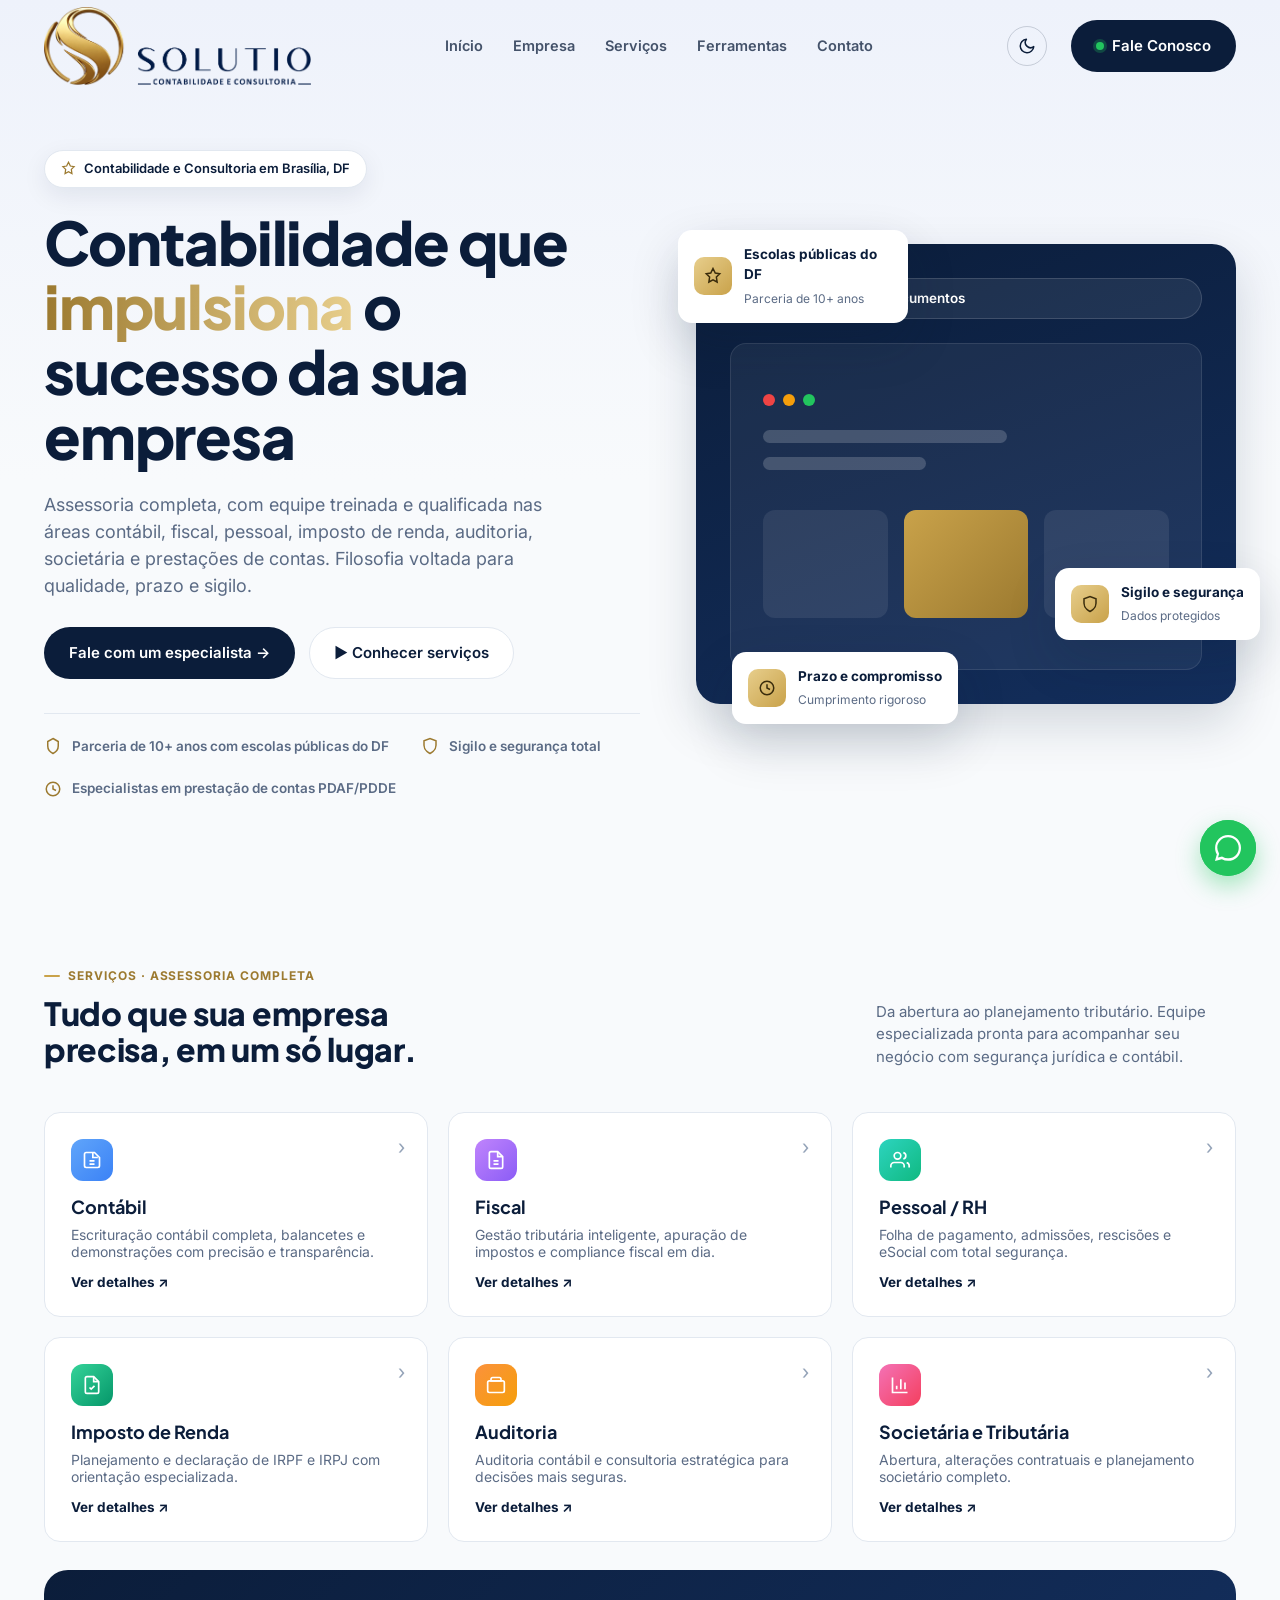
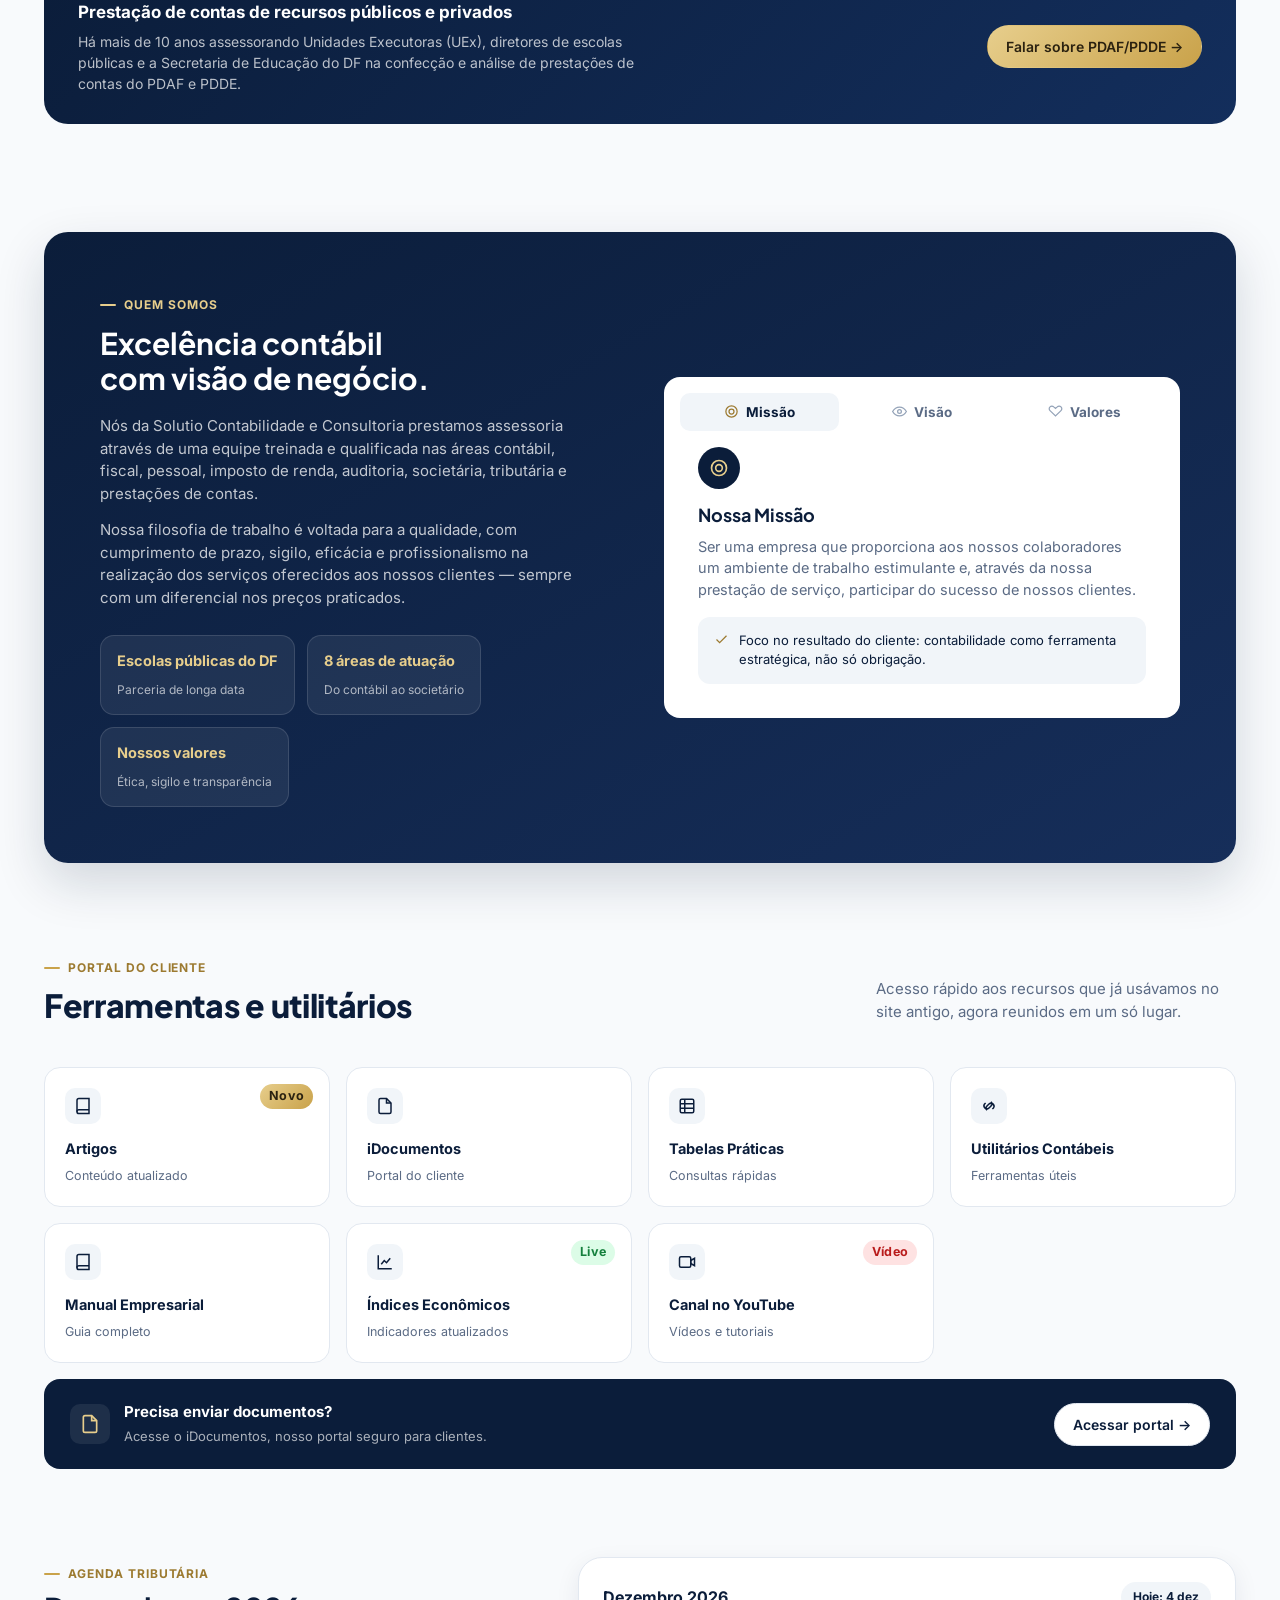
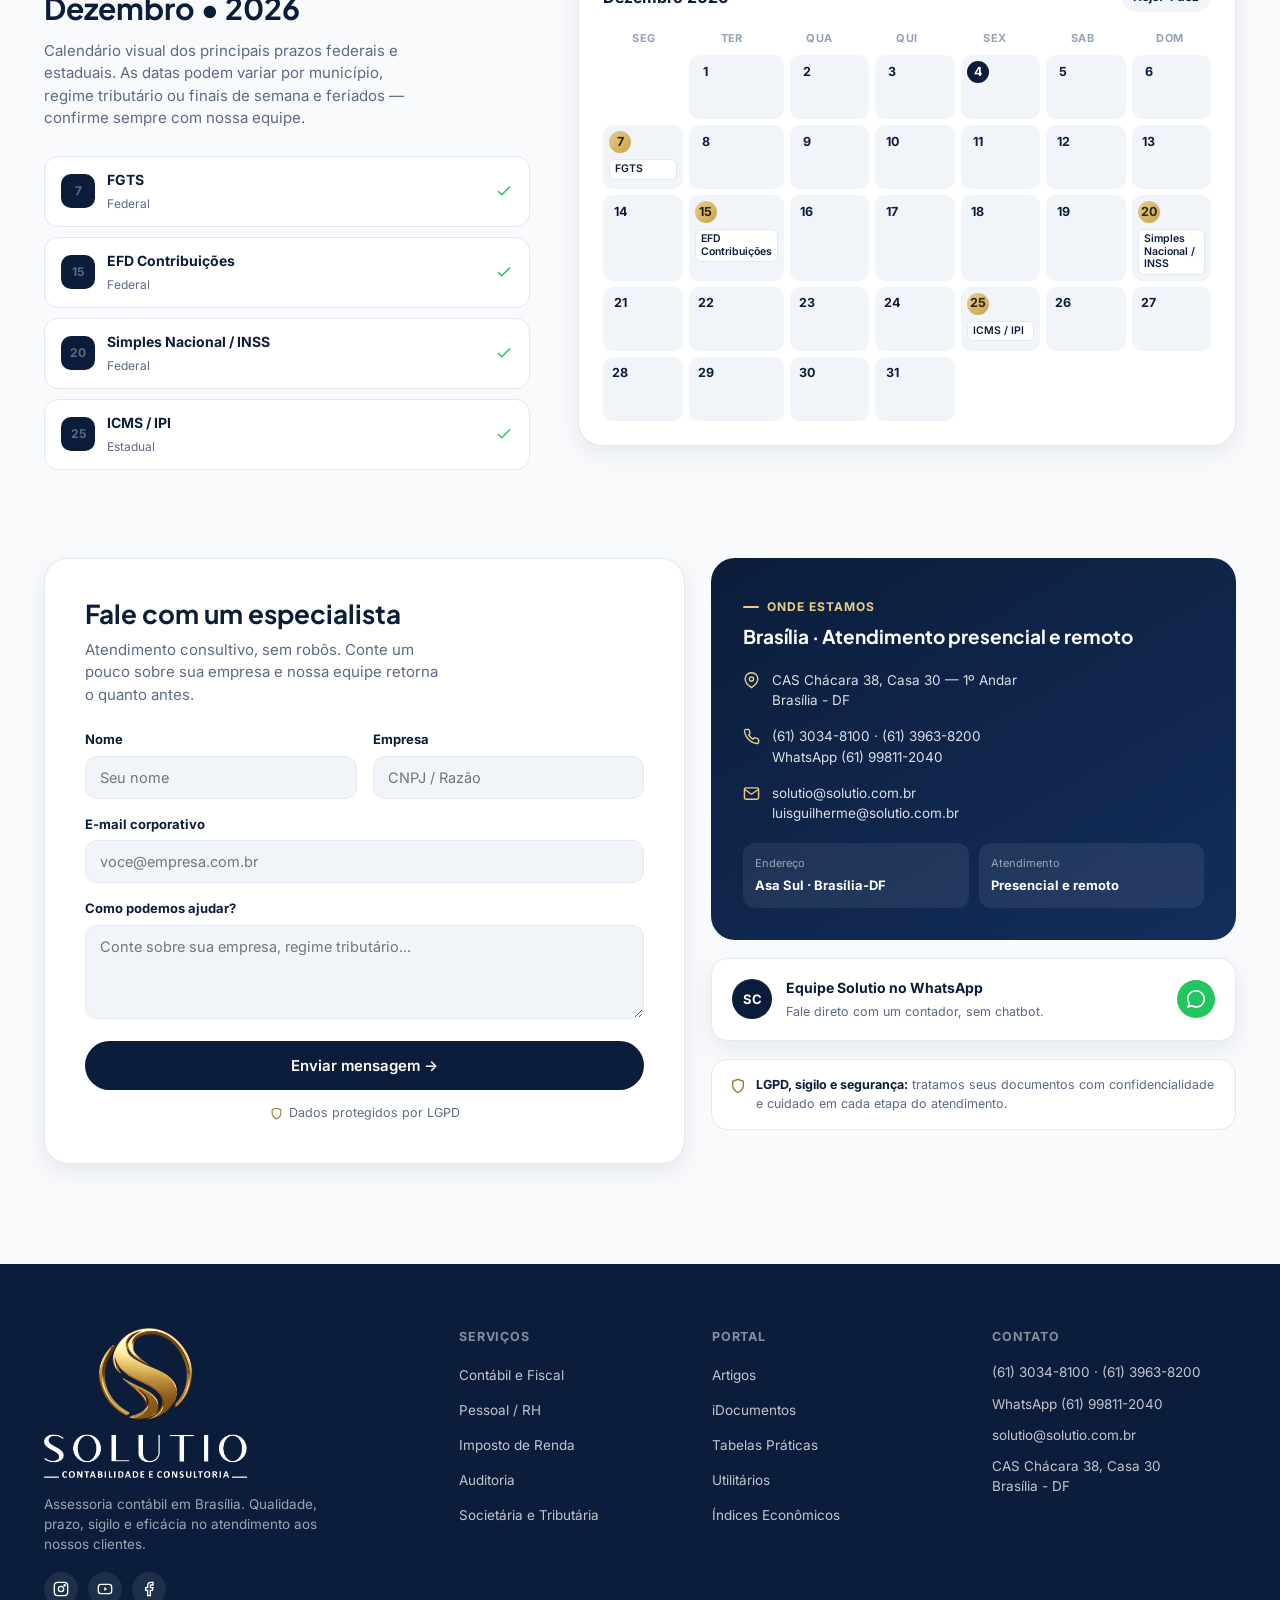
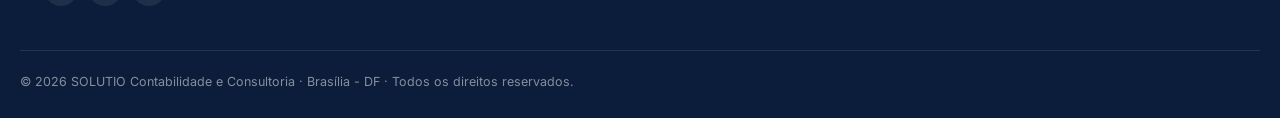
<file: index.html>
<!DOCTYPE html>
<html lang="pt-BR">
<head>
<meta charset="UTF-8">
<meta name="viewport" content="width=device-width, initial-scale=1.0">
<title>Solutio Contabilidade e Consultoria | Brasília - DF</title>
<meta name="description" content="Solutio Contabilidade e Consultoria: assessoria contábil, fiscal, trabalhista, imposto de renda, auditoria e societária em Brasília. Especialistas em prestação de contas do PDAF/PDDE para escolas públicas do DF.">
<link rel="icon" href="solutio-icon-512.png" type="image/png">
<link rel="preconnect" href="https://fonts.googleapis.com">
<link rel="preconnect" href="https://fonts.gstatic.com" crossorigin>
<link href="https://fonts.googleapis.com/css2?family=Plus+Jakarta+Sans:wght@400;500;600;700;800&family=Inter:wght@400;500;600&display=swap" rel="stylesheet">
<link rel="stylesheet" href="styles.css">
<script>
  /* Tema claro/escuro: aplica antes de desenhar a página, para não piscar.
     Usa a escolha salva pelo visitante; se não houver, segue o aparelho dele. */
  (function(){
    var t = null;
    try { t = localStorage.getItem('solutio-theme'); } catch(e) {}
    if (t !== 'dark' && t !== 'light') {
      t = (window.matchMedia && window.matchMedia('(prefers-color-scheme: dark)').matches) ? 'dark' : 'light';
    }
    document.documentElement.setAttribute('data-theme', t);
  })();
</script>
</head>
<body>

<!-- ============ HEADER ============ -->
<header class="site-header" id="siteHeader">
  <div class="header-inner">
    <a href="#inicio" class="brand">
      <img src="logo-topo.png" alt="Solutio Contabilidade e Consultoria" class="brand-logo logo-color">
      <img src="logo-topo-branca.png" alt="" aria-hidden="true" class="brand-logo logo-white">
    </a>

    <nav class="main-nav" id="mainNav">
      <a href="#inicio">Início</a>
      <a href="#empresa">Empresa</a>
      <a href="#servicos">Serviços</a>
      <a href="#ferramentas">Ferramentas</a>
      <a href="#contato">Contato</a>
    </nav>

    <button type="button" class="theme-toggle" id="themeToggle" aria-label="Alternar modo claro/escuro" title="Modo claro / escuro">
      <svg class="ico-moon" width="18" height="18" viewBox="0 0 24 24" fill="none" stroke="currentColor" stroke-width="2" stroke-linecap="round" stroke-linejoin="round"><path d="M21 12.8A9 9 0 1 1 11.2 3a7 7 0 0 0 9.8 9.8z"/></svg>
      <svg class="ico-sun" width="18" height="18" viewBox="0 0 24 24" fill="none" stroke="currentColor" stroke-width="2" stroke-linecap="round" stroke-linejoin="round"><circle cx="12" cy="12" r="4.5"/><path d="M12 2v2M12 20v2M4.9 4.9l1.4 1.4M17.7 17.7l1.4 1.4M2 12h2M20 12h2M4.9 19.1l1.4-1.4M17.7 6.3l1.4-1.4"/></svg>
    </button>

    <a href="#contato" class="btn btn-dark btn-pill header-cta">
      <span class="dot-live"></span> Fale Conosco
    </a>

    <button class="nav-toggle" id="navToggle" aria-label="Abrir menu" aria-expanded="false">
      <span></span><span></span><span></span>
    </button>
  </div>
</header>

<main>

<!-- ============ HERO ============ -->
<section class="hero" id="inicio">
  <div class="container hero-grid">
    <div>
      <span class="hero-badge">
        <svg class="ico" width="15" height="15" viewBox="0 0 24 24" fill="none" stroke="currentColor" stroke-width="2"><path d="M12 2l3 6 6 1-4.5 4.4L17.5 20 12 17l-5.5 3 1-6.6L3 9l6-1z"/></svg>
        <span data-cms="hero_badge">Contabilidade e Consultoria em Brasília, DF</span>
      </span>
      <h1><span data-cms="hero_title_line1">Contabilidade que</span> <span class="accent" data-cms="hero_title_accent">impulsiona</span> <span data-cms="hero_title_line2">o sucesso da sua empresa</span></h1>
      <p class="lead" data-cms="hero_lead">Assessoria completa, com equipe treinada e qualificada nas áreas contábil, fiscal, pessoal, imposto de renda, auditoria, societária e prestações de contas. Filosofia voltada para qualidade, prazo e sigilo.</p>
      <div class="hero-actions">
        <a href="#contato" class="btn btn-dark"><span data-cms="hero_cta_primary">Fale com um especialista →</span></a>
        <a href="#servicos" class="btn btn-outline"><span data-cms="hero_cta_secondary">▶ Conhecer serviços</span></a>
      </div>
      <div class="trust-strip">
        <div class="trust-item">
          <svg width="18" height="18" viewBox="0 0 24 24" fill="none" stroke="currentColor" stroke-width="2"><path d="M12 2l7 4v6c0 5-3 8-7 10-4-2-7-5-7-10V6z"/></svg>
          <span data-cms="hero_trust1">Parceria de 10+ anos com escolas públicas do DF</span>
        </div>
        <div class="trust-item">
          <svg width="18" height="18" viewBox="0 0 24 24" fill="none" stroke="currentColor" stroke-width="2"><path d="M12 22s8-4 8-11V5l-8-3-8 3v6c0 7 8 11 8 11z"/></svg>
          <span data-cms="hero_trust2">Sigilo e segurança total</span>
        </div>
        <div class="trust-item">
          <svg width="18" height="18" viewBox="0 0 24 24" fill="none" stroke="currentColor" stroke-width="2"><circle cx="12" cy="12" r="9"/><path d="M12 7v5l4 2"/></svg>
          <span data-cms="hero_trust3">Especialistas em prestação de contas PDAF/PDDE</span>
        </div>
      </div>
    </div>

    <div class="hero-visual">
      <div class="hero-panel">
        <span class="hero-panel-badge"><span class="dot-live"></span> <span data-cms="hero_panel_label">Portal do cliente · iDocumentos</span></span>
        <div class="mock-window">
          <div class="mock-dots"><span></span><span></span><span></span></div>
          <div class="mock-bar w60"></div>
          <div class="mock-bar w40"></div>
          <div class="mock-tiles">
            <div class="mock-tile"></div>
            <div class="mock-tile gold"></div>
            <div class="mock-tile"></div>
          </div>
        </div>
      </div>
      <div class="float-card c1">
        <div class="ic"><svg width="18" height="18" viewBox="0 0 24 24" fill="none" stroke="currentColor" stroke-width="2"><path d="M12 2l3 6 6 1-4.5 4.4L17.5 20 12 17l-5.5 3 1-6.6L3 9l6-1z"/></svg></div>
        <div><strong data-cms="hero_badge1_title">Escolas públicas do DF</strong><span data-cms="hero_badge1_sub">Parceria de 10+ anos</span></div>
      </div>
      <div class="float-card c2">
        <div class="ic"><svg width="18" height="18" viewBox="0 0 24 24" fill="none" stroke="currentColor" stroke-width="2"><path d="M12 22s8-4 8-11V5l-8-3-8 3v6c0 7 8 11 8 11z"/></svg></div>
        <div><strong data-cms="hero_badge2_title">Sigilo e segurança</strong><span data-cms="hero_badge2_sub">Dados protegidos</span></div>
      </div>
      <div class="float-card c3">
        <div class="ic"><svg width="18" height="18" viewBox="0 0 24 24" fill="none" stroke="currentColor" stroke-width="2"><circle cx="12" cy="12" r="9"/><path d="M12 7v5l4 2"/></svg></div>
        <div><strong data-cms="hero_badge3_title">Prazo e compromisso</strong><span data-cms="hero_badge3_sub">Cumprimento rigoroso</span></div>
      </div>
    </div>
  </div>
</section>

<!-- ============ SERVIÇOS ============ -->
<section class="services" id="servicos">
  <div class="container">
    <div class="section-head reveal">
      <div>
        <span class="eyebrow" data-cms="services_eyebrow">Serviços · Assessoria completa</span>
        <h2><span data-cms="services_title_line1">Tudo que sua empresa</span><br><span data-cms="services_title_line2">precisa, em um só lugar.</span></h2>
      </div>
      <p class="section-sub" data-cms="services_subtitle">Da abertura ao planejamento tributário. Equipe especializada pronta para acompanhar seu negócio com segurança jurídica e contábil.</p>
    </div>

    <div class="service-grid reveal">

      <button class="service-card" data-target="s-contabil" aria-expanded="false">
        <div class="s-icon blue"><svg width="20" height="20" viewBox="0 0 24 24" fill="none" stroke="currentColor" stroke-width="2"><path d="M9 3H5a2 2 0 0 0-2 2v14a2 2 0 0 0 2 2h14a2 2 0 0 0 2-2V9l-6-6z"/><path d="M13 3v6h6M9 13h6M9 17h6"/></svg></div>
        <span class="s-chevron">›</span>
        <h3 data-cms="svc1_title">Contábil</h3>
        <p data-cms="svc1_desc">Escrituração contábil completa, balancetes e demonstrações com precisão e transparência.</p>
        <span class="s-more">Ver detalhes ↗</span>
      </button>

      <button class="service-card" data-target="s-fiscal" aria-expanded="false">
        <div class="s-icon purple"><svg width="20" height="20" viewBox="0 0 24 24" fill="none" stroke="currentColor" stroke-width="2"><path d="M14 2H6a2 2 0 0 0-2 2v16a2 2 0 0 0 2 2h12a2 2 0 0 0 2-2V8z"/><path d="M14 2v6h6M9 13h6M9 17h6"/></svg></div>
        <span class="s-chevron">›</span>
        <h3 data-cms="svc2_title">Fiscal</h3>
        <p data-cms="svc2_desc">Gestão tributária inteligente, apuração de impostos e compliance fiscal em dia.</p>
        <span class="s-more">Ver detalhes ↗</span>
      </button>

      <button class="service-card" data-target="s-pessoal" aria-expanded="false">
        <div class="s-icon teal"><svg width="20" height="20" viewBox="0 0 24 24" fill="none" stroke="currentColor" stroke-width="2"><path d="M17 21v-2a4 4 0 0 0-4-4H5a4 4 0 0 0-4 4v2"/><circle cx="9" cy="7" r="4"/><path d="M23 21v-2a4 4 0 0 0-3-3.87M16 3.13a4 4 0 0 1 0 7.75"/></svg></div>
        <span class="s-chevron">›</span>
        <h3 data-cms="svc3_title">Pessoal / RH</h3>
        <p data-cms="svc3_desc">Folha de pagamento, admissões, rescisões e eSocial com total segurança.</p>
        <span class="s-more">Ver detalhes ↗</span>
      </button>

      <button class="service-card" data-target="s-ir" aria-expanded="false">
        <div class="s-icon green"><svg width="20" height="20" viewBox="0 0 24 24" fill="none" stroke="currentColor" stroke-width="2"><path d="M14 2H6a2 2 0 0 0-2 2v16a2 2 0 0 0 2 2h12a2 2 0 0 0 2-2V8z"/><path d="M14 2v6h6"/><path d="M9 15l2 2 4-4"/></svg></div>
        <span class="s-chevron">›</span>
        <h3 data-cms="svc4_title">Imposto de Renda</h3>
        <p data-cms="svc4_desc">Planejamento e declaração de IRPF e IRPJ com orientação especializada.</p>
        <span class="s-more">Ver detalhes ↗</span>
      </button>

      <button class="service-card" data-target="s-auditoria" aria-expanded="false">
        <div class="s-icon orange"><svg width="20" height="20" viewBox="0 0 24 24" fill="none" stroke="currentColor" stroke-width="2"><rect x="2" y="7" width="20" height="14" rx="2"/><path d="M16 3H8a2 2 0 0 0-2 2v2h12V5a2 2 0 0 0-2-2z"/></svg></div>
        <span class="s-chevron">›</span>
        <h3 data-cms="svc5_title">Auditoria</h3>
        <p data-cms="svc5_desc">Auditoria contábil e consultoria estratégica para decisões mais seguras.</p>
        <span class="s-more">Ver detalhes ↗</span>
      </button>

      <button class="service-card" data-target="s-societaria" aria-expanded="false">
        <div class="s-icon pink"><svg width="20" height="20" viewBox="0 0 24 24" fill="none" stroke="currentColor" stroke-width="2"><path d="M3 3v18h18"/><path d="M18 17V9M13 17V5M8 17v-4"/></svg></div>
        <span class="s-chevron">›</span>
        <h3 data-cms="svc6_title">Societária e Tributária</h3>
        <p data-cms="svc6_desc">Abertura, alterações contratuais e planejamento societário completo.</p>
        <span class="s-more">Ver detalhes ↗</span>
      </button>

    </div>

    <div class="service-details-wrap">
      <div class="service-detail" id="s-contabil">
        <ul data-cms-list="svc1_bullets">
          <li>Planejamento contábil e elaboração de plano de contas</li>
          <li>Escrituração contábil física e digital (SPED)</li>
          <li>Relatórios oficiais conforme as Normas Brasileiras de Contabilidade</li>
          <li>Análise de balanços e perícias contábeis</li>
          <li>Assessoria a empresas do Lucro Real, Presumido, Simples Nacional, Imunes e Isentas</li>
          <li>Apuração do resultado anual ou trimestral</li>
        </ul>
      </div>
      <div class="service-detail" id="s-fiscal">
        <ul data-cms-list="svc2_bullets">
          <li>Escrituração de notas fiscais de entrada, saída e serviços</li>
          <li>Emissão dos livros fiscais e escrituração dos estoques</li>
          <li>Apuração dos tributos a recolher</li>
          <li>Emissão de guias (DIRF, DCTF, GIA, entre outras)</li>
          <li>Acompanhamento de fiscalização federal, estadual e municipal</li>
          <li>Orientação sobre substituição tributária</li>
        </ul>
      </div>
      <div class="service-detail" id="s-pessoal">
        <ul data-cms-list="svc3_bullets">
          <li>Admissão e demissão de empregados</li>
          <li>Folha de pagamento e recibos de pró-labore</li>
          <li>Guias de recolhimento das contribuições sobre a folha</li>
          <li>RAIS, GFIP/eSocial e relatórios complementares</li>
          <li>Apuração de IRRF, INSS e FGTS</li>
          <li>Acompanhamento de convenções, acordos e dissídios coletivos</li>
        </ul>
      </div>
      <div class="service-detail" id="s-ir">
        <ul data-cms-list="svc4_bullets">
          <li>Orientação sobre a Declaração de Imposto de Renda Pessoa Física e Jurídica</li>
          <li>Análise e controle da aplicação dos dispositivos legais vigentes</li>
          <li>Cálculo do IRRF</li>
          <li>Elaboração da DIRF</li>
        </ul>
      </div>
      <div class="service-detail" id="s-auditoria">
        <ul data-cms-list="svc5_bullets">
          <li>Prevenção de passivos trabalhistas e tributários</li>
          <li>Acompanhamento e orientação dos procedimentos legais das empresas</li>
          <li>Auditoria contábil em condomínios</li>
        </ul>
      </div>
      <div class="service-detail" id="s-societaria">
        <ul data-cms-list="svc6_bullets">
          <li>Constituição e encerramento de empresas</li>
          <li>Legalização de empresas nos órgãos públicos</li>
          <li>Cisão, fusão, incorporação e aquisição de empresas</li>
          <li>Elaboração de contratos sociais</li>
          <li>Obtenção de alvarás, licenças e certidões negativas</li>
        </ul>
      </div>
    </div>

    <div class="pdaf-banner reveal">
      <div>
        <strong data-cms="pdaf_title">Prestação de contas de recursos públicos e privados</strong>
        <p data-cms="pdaf_text">Há mais de 10 anos assessorando Unidades Executoras (UEx), diretores de escolas públicas e a Secretaria de Educação do DF na confecção e análise de prestações de contas do PDAF e PDDE.</p>
      </div>
      <a href="#contato" class="btn btn-gold btn-sm" data-cms="pdaf_cta">Falar sobre PDAF/PDDE →</a>
    </div>
  </div>
</section>

<!-- ============ EMPRESA ============ -->
<section class="company" id="empresa">
  <div class="container">
    <div class="company-panel reveal">
      <div class="company-copy">
        <span class="eyebrow eyebrow-light" data-cms="company_eyebrow">Quem somos</span>
        <h2 class="light"><span data-cms="company_title_line1">Excelência contábil</span><br><span data-cms="company_title_line2">com visão de negócio.</span></h2>
        <p data-cms="company_text1">Nós da Solutio Contabilidade e Consultoria prestamos assessoria através de uma equipe treinada e qualificada nas áreas contábil, fiscal, pessoal, imposto de renda, auditoria, societária, tributária e prestações de contas.</p>
        <p data-cms="company_text2">Nossa filosofia de trabalho é voltada para a qualidade, com cumprimento de prazo, sigilo, eficácia e profissionalismo na realização dos serviços oferecidos aos nossos clientes — sempre com um diferencial nos preços praticados.</p>

        <div class="company-chips">
          <div class="chip"><strong data-cms="company_chip1_title">Escolas públicas do DF</strong><span data-cms="company_chip1_sub">Parceria de longa data</span></div>
          <div class="chip"><strong data-cms="company_chip2_title">8 áreas de atuação</strong><span data-cms="company_chip2_sub">Do contábil ao societário</span></div>
          <div class="chip"><strong data-cms="company_chip3_title">Nossos valores</strong><span data-cms="company_chip3_sub">Ética, sigilo e transparência</span></div>
        </div>
      </div>

      <div class="company-tabs">
        <div class="tabs-nav">
          <button class="tab-btn active" data-tab="missao">
            <svg width="15" height="15" viewBox="0 0 24 24" fill="none" stroke="currentColor" stroke-width="2"><circle cx="12" cy="12" r="9"/><circle cx="12" cy="12" r="4"/></svg>
            Missão
          </button>
          <button class="tab-btn" data-tab="visao">
            <svg width="15" height="15" viewBox="0 0 24 24" fill="none" stroke="currentColor" stroke-width="2"><path d="M1 12s4-7 11-7 11 7 11 7-4 7-11 7-11-7-11-7z"/><circle cx="12" cy="12" r="3"/></svg>
            Visão
          </button>
          <button class="tab-btn" data-tab="valores">
            <svg width="15" height="15" viewBox="0 0 24 24" fill="none" stroke="currentColor" stroke-width="2"><path d="M20.8 4.6c-1.7-1.7-4.4-1.7-6 0L12 7.2 9.2 4.6c-1.7-1.7-4.4-1.7-6 0-1.7 1.7-1.7 4.4 0 6L12 19l8.8-8.4c1.7-1.6 1.7-4.3 0-6z"/></svg>
            Valores
          </button>
        </div>

        <div class="tab-panel active" id="tab-missao">
          <div class="tab-icon"><svg width="20" height="20" viewBox="0 0 24 24" fill="none" stroke="currentColor" stroke-width="2"><circle cx="12" cy="12" r="9"/><circle cx="12" cy="12" r="4"/></svg></div>
          <h4>Nossa Missão</h4>
          <p data-cms="tab_missao_text">Ser uma empresa que proporciona aos nossos colaboradores um ambiente de trabalho estimulante e, através da nossa prestação de serviço, participar do sucesso de nossos clientes.</p>
          <div class="tab-footnote"><svg width="15" height="15" viewBox="0 0 24 24" fill="none" stroke="currentColor" stroke-width="2"><path d="M20 6L9 17l-5-5"/></svg> <span data-cms="tab_missao_foot">Foco no resultado do cliente: contabilidade como ferramenta estratégica, não só obrigação.</span></div>
        </div>
        <div class="tab-panel" id="tab-visao">
          <div class="tab-icon"><svg width="20" height="20" viewBox="0 0 24 24" fill="none" stroke="currentColor" stroke-width="2"><path d="M1 12s4-7 11-7 11 7 11 7-4 7-11 7-11-7-11-7z"/><circle cx="12" cy="12" r="3"/></svg></div>
          <h4>Nossa Visão</h4>
          <p data-cms="tab_visao_text">Ser uma organização contábil de referência na cidade de Brasília e região, reconhecida pelo profissionalismo da equipe e qualidade na prestação de serviços aos nossos clientes.</p>
          <div class="tab-footnote"><svg width="15" height="15" viewBox="0 0 24 24" fill="none" stroke="currentColor" stroke-width="2"><path d="M20 6L9 17l-5-5"/></svg> <span data-cms="tab_visao_foot">Atendimento presencial e remoto, com equipe qualificada e em constante atualização.</span></div>
        </div>
        <div class="tab-panel" id="tab-valores">
          <div class="tab-icon"><svg width="20" height="20" viewBox="0 0 24 24" fill="none" stroke="currentColor" stroke-width="2"><path d="M20.8 4.6c-1.7-1.7-4.4-1.7-6 0L12 7.2 9.2 4.6c-1.7-1.7-4.4-1.7-6 0-1.7 1.7-1.7 4.4 0 6L12 19l8.8-8.4c1.7-1.6 1.7-4.3 0-6z"/></svg></div>
          <h4>Nossos Valores</h4>
          <p data-cms="tab_valores_text">Ética, Segurança, Transparência, Inovação, Responsabilidade, Comprometimento, Qualidade nos Serviços e Respeito ao Próximo.</p>
          <div class="tab-footnote"><svg width="15" height="15" viewBox="0 0 24 24" fill="none" stroke="currentColor" stroke-width="2"><path d="M20 6L9 17l-5-5"/></svg> <span data-cms="tab_valores_foot">Assessoria contábil com sigilo, eficácia e profissionalismo em cada entrega.</span></div>
        </div>
      </div>
    </div>
  </div>
</section>

<!-- ============ FERRAMENTAS ============ -->
<section class="tools" id="ferramentas">
  <div class="container">
    <div class="section-head reveal">
      <div>
        <span class="eyebrow" data-cms="tools_eyebrow">Portal do cliente</span>
        <h2 data-cms="tools_title">Ferramentas e utilitários</h2>
      </div>
      <p class="section-sub" data-cms="tools_subtitle">Acesso rápido aos recursos que já usávamos no site antigo, agora reunidos em um só lugar.</p>
    </div>

    <div class="tools-grid reveal">
      <a class="tool-card" href="https://www.solutio.com.br/artigos/" target="_blank" rel="noopener" data-cms="tool1_url" data-cms-attr="href">
        <span class="tool-badge new">Novo</span>
        <div class="tool-icon"><svg width="18" height="18" viewBox="0 0 24 24" fill="none" stroke="currentColor" stroke-width="2"><path d="M4 19.5A2.5 2.5 0 0 1 6.5 17H20"/><path d="M6.5 2H20v20H6.5A2.5 2.5 0 0 1 4 19.5v-15A2.5 2.5 0 0 1 6.5 2z"/></svg></div>
        <strong data-cms="tool1_title">Artigos</strong><span data-cms="tool1_desc">Conteúdo atualizado</span>
      </a>
      <a class="tool-card" href="https://sistemaidocumentos.com.br/areadocliente/home/logar/" target="_blank" rel="noopener" data-cms="tool2_url" data-cms-attr="href">
        <div class="tool-icon"><svg width="18" height="18" viewBox="0 0 24 24" fill="none" stroke="currentColor" stroke-width="2"><path d="M14 2H6a2 2 0 0 0-2 2v16a2 2 0 0 0 2 2h12a2 2 0 0 0 2-2V8z"/><path d="M14 2v6h6"/></svg></div>
        <strong data-cms="tool2_title">iDocumentos</strong><span data-cms="tool2_desc">Portal do cliente</span>
      </a>
      <a class="tool-card" href="http://idealsoftwares.com.br/tabelas/" target="_blank" rel="noopener" data-cms="tool3_url" data-cms-attr="href">
        <div class="tool-icon"><svg width="18" height="18" viewBox="0 0 24 24" fill="none" stroke="currentColor" stroke-width="2"><rect x="3" y="3" width="18" height="18" rx="2"/><path d="M3 9h18M3 15h18M9 3v18"/></svg></div>
        <strong data-cms="tool3_title">Tabelas Práticas</strong><span data-cms="tool3_desc">Consultas rápidas</span>
      </a>
      <a class="tool-card" href="https://www.solutio.com.br/site/links/" target="_blank" rel="noopener" data-cms="tool4_url" data-cms-attr="href">
        <div class="tool-icon"><svg width="18" height="18" viewBox="0 0 24 24" fill="none" stroke="currentColor" stroke-width="2"><path d="M14.7 6.3a4 4 0 0 1 0 5.6l-3 3a4 4 0 0 1-5.6-5.6l1.4-1.4M9.3 17.7a4 4 0 0 1 0-5.6l3-3a4 4 0 0 1 5.6 5.6l-1.4 1.4"/></svg></div>
        <strong data-cms="tool4_title">Utilitários Contábeis</strong><span data-cms="tool4_desc">Ferramentas úteis</span>
      </a>
      <a class="tool-card" href="http://idealsoftwares.com.br/links/manual_empresarial/" target="_blank" rel="noopener" data-cms="tool5_url" data-cms-attr="href">
        <div class="tool-icon"><svg width="18" height="18" viewBox="0 0 24 24" fill="none" stroke="currentColor" stroke-width="2"><path d="M4 19.5A2.5 2.5 0 0 1 6.5 17H20"/><path d="M6.5 2H20v20H6.5A2.5 2.5 0 0 1 4 19.5v-15A2.5 2.5 0 0 1 6.5 2z"/></svg></div>
        <strong data-cms="tool5_title">Manual Empresarial</strong><span data-cms="tool5_desc">Guia completo</span>
      </a>
      <a class="tool-card" href="http://www.idealsoftwares.com.br/indices/indices.html" target="_blank" rel="noopener" data-cms="tool6_url" data-cms-attr="href">
        <span class="tool-badge live">Live</span>
        <div class="tool-icon"><svg width="18" height="18" viewBox="0 0 24 24" fill="none" stroke="currentColor" stroke-width="2"><path d="M3 3v18h18M7 15l4-5 3 3 5-6"/></svg></div>
        <strong data-cms="tool6_title">Índices Econômicos</strong><span data-cms="tool6_desc">Indicadores atualizados</span>
      </a>
      <a class="tool-card" href="https://www.youtube.com/channel/UCzQ8PHJf7nlOLz5I7vXJRUQ" target="_blank" rel="noopener" data-cms="tool7_url" data-cms-attr="href">
        <span class="tool-badge video">Vídeo</span>
        <div class="tool-icon"><svg width="18" height="18" viewBox="0 0 24 24" fill="none" stroke="currentColor" stroke-width="2"><rect x="2" y="5" width="15" height="14" rx="2"/><path d="M17 10l5-3v10l-5-3z"/></svg></div>
        <strong data-cms="tool7_title">Canal no YouTube</strong><span data-cms="tool7_desc">Vídeos e tutoriais</span>
      </a>
    </div>

    <div class="idoc-banner reveal">
      <div class="idoc-left">
        <div class="idoc-icon"><svg width="20" height="20" viewBox="0 0 24 24" fill="none" stroke="currentColor" stroke-width="2"><path d="M14 2H6a2 2 0 0 0-2 2v16a2 2 0 0 0 2 2h12a2 2 0 0 0 2-2V8z"/><path d="M14 2v6h6"/></svg></div>
        <div>
          <strong data-cms="idoc_title">Precisa enviar documentos?</strong>
          <span data-cms="idoc_text">Acesse o iDocumentos, nosso portal seguro para clientes.</span>
        </div>
      </div>
      <a href="https://sistemaidocumentos.com.br/areadocliente/home/logar/" target="_blank" rel="noopener" class="btn btn-outline btn-sm" data-cms="idoc_cta">Acessar portal →</a>
    </div>
  </div>
</section>

<!-- ============ AGENDA TRIBUTÁRIA ============ -->
<section class="agenda">
  <div class="container agenda-grid reveal">
    <div>
      <span class="eyebrow">Agenda tributária</span>
      <h2 id="agendaTitle">Carregando...</h2>
      <p class="section-sub" style="margin-top:14px;" data-cms="agenda_note">Calendário visual dos principais prazos federais e estaduais. As datas podem variar por município, regime tributário ou finais de semana e feriados — confirme sempre com nossa equipe.</p>

      <ul class="agenda-legend" id="agendaLegend"></ul>
    </div>

    <div class="calendar-card">
      <div class="calendar-head">
        <strong id="calendarMonthLabel">—</strong>
        <span class="today-pill" id="todayPill">Hoje</span>
      </div>
      <div class="calendar-weekdays">
        <span>SEG</span><span>TER</span><span>QUA</span><span>QUI</span><span>SEX</span><span>SAB</span><span>DOM</span>
      </div>
      <div class="calendar-grid" id="calendarGrid"></div>
    </div>
  </div>
</section>

<!-- ============ CONTATO ============ -->
<section class="contact" id="contato">
  <div class="container contact-grid reveal">

    <div class="contact-form-card">
      <h2 data-cms="contact_title">Fale com um especialista</h2>
      <p class="section-sub" style="margin:10px 0 24px;" data-cms="contact_subtitle">Atendimento consultivo, sem robôs. Conte um pouco sobre sua empresa e nossa equipe retorna o quanto antes.</p>

      <form name="contato" method="POST" data-netlify="true" netlify-honeypot="bot-field" id="contactForm">
        <input type="hidden" name="form-name" value="contato">
        <p class="hidden-field"><label>Não preencha isto: <input name="bot-field"></label></p>

        <div class="form-row">
          <div class="field">
            <label for="f-nome">Nome</label>
            <input id="f-nome" name="nome" type="text" placeholder="Seu nome" required>
          </div>
          <div class="field">
            <label for="f-empresa">Empresa</label>
            <input id="f-empresa" name="empresa" type="text" placeholder="CNPJ / Razão">
          </div>
        </div>

        <div class="field">
          <label for="f-email">E-mail corporativo</label>
          <input id="f-email" name="email" type="email" placeholder="voce@empresa.com.br" required>
        </div>

        <div class="field">
          <label for="f-msg">Como podemos ajudar?</label>
          <textarea id="f-msg" name="mensagem" rows="4" placeholder="Conte sobre sua empresa, regime tributário..." required></textarea>
        </div>

        <button type="submit" class="btn btn-dark" style="width:100%; justify-content:center;">Enviar mensagem →</button>
        <p class="form-footnote">
          <svg width="13" height="13" viewBox="0 0 24 24" fill="none" stroke="currentColor" stroke-width="2"><path d="M12 22s8-4 8-11V5l-8-3-8 3v6c0 7 8 11 8 11z"/></svg>
          Dados protegidos por LGPD
        </p>
      </form>
      <div class="form-success" id="formSuccess" hidden>
        <svg width="34" height="34" viewBox="0 0 24 24" fill="none" stroke="currentColor" stroke-width="2"><path d="M20 6L9 17l-5-5"/></svg>
        <strong>Mensagem enviada!</strong>
        <span>Nossa equipe vai retornar em breve.</span>
      </div>
    </div>

    <div class="contact-side">
      <div class="contact-info-card">
        <span class="eyebrow eyebrow-light">Onde estamos</span>
        <h3>Brasília · Atendimento presencial e remoto</h3>

        <div class="info-row">
          <svg width="17" height="17" viewBox="0 0 24 24" fill="none" stroke="currentColor" stroke-width="2"><path d="M21 10c0 6-9 12-9 12s-9-6-9-12a9 9 0 1 1 18 0z"/><circle cx="12" cy="10" r="3"/></svg>
          <span data-cms="contact_address" data-cms-html="true">CAS Chácara 38, Casa 30 — 1º Andar<br>Brasília - DF</span>
        </div>
        <div class="info-row">
          <svg width="17" height="17" viewBox="0 0 24 24" fill="none" stroke="currentColor" stroke-width="2"><path d="M22 16.9v3a2 2 0 0 1-2.2 2 19.8 19.8 0 0 1-8.6-3.1 19.5 19.5 0 0 1-6-6A19.8 19.8 0 0 1 2.1 4.2 2 2 0 0 1 4.1 2h3a2 2 0 0 1 2 1.7c.1.9.3 1.8.6 2.7a2 2 0 0 1-.5 2.1L8 9.7a16 16 0 0 0 6 6l1.2-1.2a2 2 0 0 1 2.1-.5c.9.3 1.8.5 2.7.6a2 2 0 0 1 1.7 2z"/></svg>
          <span><span data-cms="contact_phones">(61) 3034-8100 · (61) 3963-8200</span><br>WhatsApp <span data-cms="contact_whatsapp_display">(61) 99811-2040</span></span>
        </div>
        <div class="info-row">
          <svg width="17" height="17" viewBox="0 0 24 24" fill="none" stroke="currentColor" stroke-width="2"><path d="M4 4h16v16H4z" style="display:none"/><path d="M22 6l-10 7L2 6"/><rect x="2" y="4" width="20" height="16" rx="2"/></svg>
          <span data-cms="contact_emails" data-cms-html="true">solutio@solutio.com.br<br>luisguilherme@solutio.com.br</span>
        </div>

        <div class="info-chips">
          <div><span data-cms="contact_chip1_label">Endereço</span><strong data-cms="contact_chip1_value">Asa Sul · Brasília-DF</strong></div>
          <div><span data-cms="contact_chip2_label">Atendimento</span><strong data-cms="contact_chip2_value">Presencial e remoto</strong></div>
        </div>
      </div>

      <a class="whatsapp-card" href="https://api.whatsapp.com/send?phone=5561998112040" target="_blank" rel="noopener" data-cms="contact_whatsapp_number" data-cms-attr="href" data-cms-attr-prefix="https://api.whatsapp.com/send?phone=">
        <div class="wa-avatar">SC</div>
        <div>
          <strong data-cms="wa_card_title">Equipe Solutio no WhatsApp</strong>
          <span data-cms="wa_card_sub">Fale direto com um contador, sem chatbot.</span>
        </div>
        <div class="wa-icon"><svg width="18" height="18" viewBox="0 0 24 24" fill="currentColor"><path d="M20.5 3.5A11.8 11.8 0 0 0 12 0C5.4 0 .1 5.3.1 11.9c0 2.1.5 4.1 1.6 5.9L0 24l6.3-1.7a11.9 11.9 0 0 0 5.7 1.5h.1c6.6 0 11.9-5.3 11.9-11.9 0-3.2-1.2-6.1-3.5-8.4zM12 21.4h-.1a9.9 9.9 0 0 1-5-1.4l-.4-.2-3.7 1 1-3.6-.2-.4a9.9 9.9 0 0 1-1.5-5.2C2.1 6.5 6.5 2 12 2a9.8 9.8 0 0 1 7 2.9 9.8 9.8 0 0 1 2.9 7c0 5.5-4.5 9.9-9.9 9.5z"/></svg></div>
      </a>

      <div class="lgpd-note">
        <svg width="16" height="16" viewBox="0 0 24 24" fill="none" stroke="currentColor" stroke-width="2"><path d="M12 22s8-4 8-11V5l-8-3-8 3v6c0 7 8 11 8 11z"/></svg>
        <span><strong>LGPD, sigilo e segurança:</strong> <span data-cms="lgpd_note">tratamos seus documentos com confidencialidade e cuidado em cada etapa do atendimento.</span></span>
      </div>
    </div>
  </div>
</section>

</main>

<!-- ============ FOOTER ============ -->
<footer class="site-footer">
  <div class="container footer-grid">
    <div class="footer-brand">
      <a href="#inicio" class="brand">
        <img src="Logo%203d%20vertical%20fundo%20escuro.png" alt="Solutio Contabilidade e Consultoria" class="brand-logo footer-logo footer-logo-onnavy">
        <img src="Logo%203d%20vertical%20fundo%20claro.png" alt="" aria-hidden="true" class="brand-logo footer-logo footer-logo-onwhite">
      </a>
      <p data-cms="footer_tagline">Assessoria contábil em Brasília. Qualidade, prazo, sigilo e eficácia no atendimento aos nossos clientes.</p>
      <div class="social-row">
        <a href="https://www.instagram.com/solutio_contabilidade/" target="_blank" rel="noopener" aria-label="Instagram" data-cms="social_instagram_url" data-cms-attr="href">
          <svg width="16" height="16" viewBox="0 0 24 24" fill="none" stroke="currentColor" stroke-width="2"><rect x="2" y="2" width="20" height="20" rx="5"/><circle cx="12" cy="12" r="4"/><circle cx="17.5" cy="6.5" r="1"/></svg>
        </a>
        <a href="https://www.youtube.com/channel/UCzQ8PHJf7nlOLz5I7vXJRUQ" target="_blank" rel="noopener" aria-label="YouTube" data-cms="social_youtube_url" data-cms-attr="href">
          <svg width="16" height="16" viewBox="0 0 24 24" fill="none" stroke="currentColor" stroke-width="2"><rect x="2" y="5" width="20" height="14" rx="4"/><path d="M11 9l4 3-4 3z" fill="currentColor" stroke="none"/></svg>
        </a>
        <a href="https://www.facebook.com/solutiocontabilidade" target="_blank" rel="noopener" aria-label="Facebook" data-cms="social_facebook_url" data-cms-attr="href">
          <svg width="16" height="16" viewBox="0 0 24 24" fill="none" stroke="currentColor" stroke-width="2"><path d="M18 2h-3a5 5 0 0 0-5 5v3H7v4h3v8h4v-8h3l1-4h-4V7a1 1 0 0 1 1-1h3z"/></svg>
        </a>
      </div>
    </div>

    <div>
      <strong class="footer-title">Serviços</strong>
      <ul>
        <li><a href="#servicos">Contábil e Fiscal</a></li>
        <li><a href="#servicos">Pessoal / RH</a></li>
        <li><a href="#servicos">Imposto de Renda</a></li>
        <li><a href="#servicos">Auditoria</a></li>
        <li><a href="#servicos">Societária e Tributária</a></li>
      </ul>
    </div>

    <div>
      <strong class="footer-title">Portal</strong>
      <ul>
        <li><a href="https://www.solutio.com.br/artigos/" target="_blank" rel="noopener">Artigos</a></li>
        <li><a href="https://sistemaidocumentos.com.br/areadocliente/home/logar/" target="_blank" rel="noopener">iDocumentos</a></li>
        <li><a href="http://idealsoftwares.com.br/tabelas/" target="_blank" rel="noopener">Tabelas Práticas</a></li>
        <li><a href="https://www.solutio.com.br/site/links/" target="_blank" rel="noopener">Utilitários</a></li>
        <li><a href="http://www.idealsoftwares.com.br/indices/indices.html" target="_blank" rel="noopener">Índices Econômicos</a></li>
      </ul>
    </div>

    <div>
      <strong class="footer-title">Contato</strong>
      <ul class="footer-contact">
        <li data-cms="contact_phones">(61) 3034-8100 · (61) 3963-8200</li>
        <li>WhatsApp <span data-cms="contact_whatsapp_display">(61) 99811-2040</span></li>
        <li data-cms="contact_emails_first">solutio@solutio.com.br</li>
        <li data-cms="contact_address" data-cms-html="true">CAS Chácara 38, Casa 30<br>Brasília - DF</li>
      </ul>
    </div>
  </div>

  <div class="container footer-bottom">
    <span>© <span id="year"></span> <span data-cms="footer_copyright">SOLUTIO Contabilidade e Consultoria · Brasília - DF · Todos os direitos reservados.</span></span>
  </div>
</footer>

<!-- WhatsApp flutuante -->
<a href="https://api.whatsapp.com/send?phone=5561998112040" target="_blank" rel="noopener" class="wa-float" aria-label="Falar no WhatsApp" data-cms="contact_whatsapp_number" data-cms-attr="href" data-cms-attr-prefix="https://api.whatsapp.com/send?phone=">
  <svg width="26" height="26" viewBox="0 0 24 24" fill="currentColor"><path d="M20.5 3.5A11.8 11.8 0 0 0 12 0C5.4 0 .1 5.3.1 11.9c0 2.1.5 4.1 1.6 5.9L0 24l6.3-1.7a11.9 11.9 0 0 0 5.7 1.5h.1c6.6 0 11.9-5.3 11.9-11.9 0-3.2-1.2-6.1-3.5-8.4zM12 21.4h-.1a9.9 9.9 0 0 1-5-1.4l-.4-.2-3.7 1 1-3.6-.2-.4a9.9 9.9 0 0 1-1.5-5.2C2.1 6.5 6.5 2 12 2a9.8 9.8 0 0 1 7 2.9 9.8 9.8 0 0 1 2.9 7c0 5.5-4.5 9.9-9.9 9.5z"/></svg>
</a>

<!-- ============ MODAL: DETALHES DO SERVIÇO ============ -->
<div class="service-modal-overlay" id="serviceModal" aria-hidden="true">
  <div class="service-modal" role="dialog" aria-modal="true" aria-labelledby="serviceModalTitle">
    <button type="button" class="service-modal-close" id="serviceModalClose" aria-label="Fechar">&times;</button>
    <div class="service-modal-head">
      <div class="s-icon" id="serviceModalIcon"></div>
      <h3 id="serviceModalTitle"></h3>
    </div>
    <p class="service-modal-desc" id="serviceModalDesc"></p>
    <div class="service-modal-body" id="serviceModalBody"></div>
  </div>
</div>

<script src="supabase-config.js"></script>
<script src="script.js"></script>
<script src="content-loader.js"></script>
</body>
</html>
</file>
<file: styles.css>
/* =========================================================
   SOLUTIO — Contabilidade e Consultoria
   Paleta: navy/azul (dominante, herdado do layout aprovado)
           + dourado (toques pontuais da nova marca)
   ========================================================= */

:root{
  --navy: #0B1D3A;
  --navy-2: #132e5c;
  --navy-3: #162e5a;
  --blue: #3B82F6;
  --blue-dark: #1e3a6f;
  --bg: #F8FAFC;
  --bg-2: #F1F5F9;
  --card: #ffffff;
  --ink: #0B1D3A;
  --muted: #5b6b85;
  --muted-2: #94a3b8;
  --line: #e2e8f0;

  /* toques dourados — usar com moderação */
  --gold: #C9A24A;
  --gold-light: #E7CE8C;
  --gold-dark: #9c7a30;

  --radius-lg: 24px;
  --radius-md: 16px;
  --radius-sm: 10px;
  --shadow-card: 0 8px 24px rgba(11,29,58,0.08);
  --shadow-lg: 0 20px 50px rgba(11,29,58,0.16);
}

*,*::before,*::after{ box-sizing: border-box; }
html{ scroll-behavior: smooth; }
body{
  margin:0;
  background: var(--bg);
  color: var(--ink);
  font-family: 'Inter', system-ui, -apple-system, sans-serif;
  -webkit-font-smoothing: antialiased;
  line-height: 1.5;
}
h1,h2,h3,h4{
  font-family: 'Plus Jakarta Sans','Inter', system-ui, sans-serif;
  margin: 0;
  color: var(--navy);
  line-height: 1.15;
}
p{ margin:0; }
a{ color: inherit; text-decoration: none; }
img{ display:block; max-width:100%; }
ul{ margin:0; padding:0; list-style:none; }
button{ font-family: inherit; cursor:pointer; }

.container{
  max-width: 1240px;
  margin: 0 auto;
  padding: 0 24px;
}
section{ position: relative; }

/* ---------- Buttons ---------- */
.btn{
  display:inline-flex;
  align-items:center;
  gap:8px;
  padding: 14px 24px;
  border-radius: 999px;
  font-weight:600;
  font-size:15px;
  border: 1px solid transparent;
  transition: transform .15s ease, box-shadow .15s ease, background .15s ease;
  white-space: nowrap;
}
.btn-dark{ background: var(--navy); color:#fff; }
.btn-dark:hover{ background:#0e2447; transform: translateY(-1px); box-shadow: var(--shadow-card); }
.btn-outline{ background:#fff; color:var(--navy); border-color: var(--line); }
.btn-outline:hover{ border-color:#c7d2e0; }
.btn-gold{ background: linear-gradient(135deg,var(--gold-light),var(--gold)); color:#2a2110; }
.btn-gold:hover{ box-shadow: 0 10px 24px rgba(201,162,74,.35); transform: translateY(-1px); }
.btn-pill{ border-radius: 999px; }
.btn-sm{ padding:10px 18px; font-size:14px; }

.dot-live{
  width:8px; height:8px; border-radius:50%;
  background:#22c55e;
  box-shadow: 0 0 0 3px rgba(34,197,94,.25);
}

.eyebrow{
  display:inline-flex; align-items:center; gap:8px;
  font-size:12px; font-weight:700; letter-spacing:.08em; text-transform:uppercase;
  color: var(--gold-dark);
}
.eyebrow::before{
  content:""; width:16px; height:2px; background: var(--gold); border-radius:2px;
}

/* ---------- Header ---------- */
.site-header{
  position: fixed; top:0; left:0; right:0; z-index: 100;
  transition: background .3s ease, box-shadow .3s ease, border-color .3s ease;
  border-bottom: 1px solid transparent;
}
.site-header.scrolled{
  background: rgba(255,255,255,.85);
  backdrop-filter: blur(16px);
  border-color: rgba(11,29,58,.06);
  box-shadow: 0 1px 0 rgba(0,0,0,.04), 0 8px 24px rgba(11,29,58,.06);
}
.header-inner{
  max-width:1240px; margin:0 auto; padding: 0 24px;
  height:92px; display:flex; align-items:center; justify-content:space-between; gap:24px;
}
.brand{ display:flex; align-items:center; gap:12px; }
.brand-mark{ width:38px; height:38px; border-radius:11px; }
.brand-word{ display:flex; flex-direction:column; line-height:1.1; }
.brand-word strong{ font-family:'Plus Jakarta Sans',sans-serif; font-size:17px; letter-spacing:.03em; color:var(--navy); }
.brand-word small{ font-size:9px; letter-spacing:.12em; color: var(--muted); font-weight:600; }
.brand-logo{ height:78px; width:auto; display:block; }
@media (max-width: 480px){ .brand-logo{ height:60px; } }
/* Logo vertical do rodapé: maior, para o nome ficar legível */
.footer-logo{ height:150px; }
@media (max-width: 480px){ .footer-logo{ height:130px; } }

.main-nav{ display:flex; align-items:center; gap:30px; flex:1; justify-content:center; }
.main-nav a{ font-size:14.5px; font-weight:600; color:var(--navy); opacity:.75; position:relative; padding: 4px 0; }
.main-nav a:hover{ opacity:1; }
.main-nav a::after{
  content:""; position:absolute; left:0; right:0; bottom:-4px; height:2px;
  background: linear-gradient(90deg,var(--gold),var(--gold-light));
  transform: scaleX(0); transform-origin:left; transition: transform .2s ease;
}
.main-nav a:hover::after{ transform: scaleX(1); }

.header-cta{ flex-shrink:0; }
.nav-toggle{ display:none; flex-direction:column; gap:5px; background:none; border:none; padding:6px; }
.nav-toggle span{ width:22px; height:2px; background:var(--navy); border-radius:2px; }

/* ---------- Hero ---------- */
.hero{
  padding: 150px 0 72px;
  background: linear-gradient(180deg, #eef2fb 0%, var(--bg) 55%);
}
.hero-grid{
  display:grid; grid-template-columns: 1.05fr .95fr; gap:56px; align-items:center;
}
.hero-badge{
  display:inline-flex; align-items:center; gap:8px;
  background:#fff; border:1px solid var(--line); border-radius:999px;
  padding:8px 16px; font-size:13px; font-weight:600; color:var(--navy);
  box-shadow: var(--shadow-card);
  margin-bottom:22px;
}
.hero-badge .ico{ color: var(--gold-dark); }
.hero h1{
  font-size: 60px; line-height:1.08; font-weight:800; letter-spacing:-0.02em; margin-bottom:22px;
}
.hero h1 .accent{
  background: linear-gradient(90deg, var(--gold-dark), var(--gold-light));
  -webkit-background-clip:text; background-clip:text; color:transparent;
}
.hero p.lead{
  font-size:18px; color: var(--muted); max-width: 520px; margin-bottom:28px;
}
.hero-actions{ display:flex; gap:14px; flex-wrap:wrap; margin-bottom: 34px; }

.trust-strip{
  display:flex; flex-wrap:wrap; gap:22px 32px;
  border-top:1px solid var(--line); padding-top:22px;
}
.trust-item{ display:flex; align-items:center; gap:10px; font-size:13.5px; color:var(--muted); font-weight:600; }
.trust-item svg{ flex-shrink:0; color: var(--gold-dark); }

/* Hero visual */
.hero-visual{ position:relative; }
.hero-panel{
  background: linear-gradient(160deg, var(--navy) 0%, var(--navy-2) 100%);
  border-radius: var(--radius-lg);
  padding: 34px;
  box-shadow: var(--shadow-lg);
  position:relative;
  min-height: 460px;
  display:flex; flex-direction:column;
}
.hero-panel-badge{
  display:inline-flex; align-items:center; gap:8px;
  background: rgba(255,255,255,.08);
  border:1px solid rgba(255,255,255,.14);
  color:#fff; font-size:13.5px; font-weight:600;
  border-radius:999px; padding:9px 16px; margin-bottom:24px;
}
.mock-window{
  background: rgba(255,255,255,.06);
  border:1px solid rgba(255,255,255,.1);
  border-radius: 16px; padding:32px;
  flex:1; display:flex; flex-direction:column; justify-content:center;
}
.mock-dots{ display:flex; gap:8px; margin-bottom:24px; }
.mock-dots span{ width:12px; height:12px; border-radius:50%; }
.mock-dots span:nth-child(1){ background:#ef4444; }
.mock-dots span:nth-child(2){ background:#f59e0b; }
.mock-dots span:nth-child(3){ background:#22c55e; }
.mock-bar{ height:13px; border-radius:7px; background: rgba(255,255,255,.18); margin-bottom:14px; }
.mock-bar.w60{ width:60%; }
.mock-bar.w40{ width:40%; }
.mock-tiles{ display:grid; grid-template-columns:repeat(3,1fr); gap:16px; margin-top:26px; }
.mock-tile{ height:108px; border-radius:12px; background: rgba(255,255,255,.08); }
.mock-tile.gold{ background: linear-gradient(135deg, var(--gold), var(--gold-dark)); }

.float-card{
  position:absolute;
  background:#fff; border-radius: 14px; padding:14px 16px;
  box-shadow: var(--shadow-lg);
  display:flex; align-items:center; gap:12px;
  max-width: 230px;
}
.float-card .ic{
  width:38px; height:38px; border-radius:10px; flex-shrink:0;
  display:flex; align-items:center; justify-content:center;
  background: linear-gradient(135deg,var(--gold-light),var(--gold));
  color:#3a2c0c;
}
.float-card strong{ display:block; font-size:13.5px; color:var(--navy); }
.float-card span{ font-size:12px; color:var(--muted); }
.float-card.c1{ top:-14px; left:-18px; }
.float-card.c2{ bottom:64px; right:-24px; }
.float-card.c3{ bottom:-20px; left:36px; }

@media (max-width: 980px){
  .hero-grid{ grid-template-columns: 1fr; }
  .main-nav{ display:none; }
  .nav-toggle{ display:flex; }
  .hero h1{ font-size:38px; }
  .float-card{ display:none; }
}

/* ---------- Section head ---------- */
.section-head{
  display:flex; justify-content:space-between; align-items:flex-end; gap:32px;
  margin-bottom:44px; flex-wrap:wrap;
}
.section-head h2{ font-size:32px; font-weight:800; letter-spacing:-0.01em; margin-top:10px; }
.section-sub{ max-width:360px; color:var(--muted); font-size:15px; }

/* ---------- Services ---------- */
.services{ padding: 88px 0; }
.service-grid{
  display:grid; grid-template-columns:repeat(3,1fr); gap:20px;
}
.service-card{
  background:#fff; border:1px solid var(--line); border-radius: var(--radius-md);
  padding:26px; text-align:left; position:relative;
  transition: box-shadow .2s ease, transform .2s ease, border-color .2s ease;
  width:100%;
}
.service-card:hover{ box-shadow: var(--shadow-card); transform: translateY(-2px); border-color:#d7deea; }
.s-icon{
  width:42px; height:42px; border-radius:12px; margin-bottom:16px;
  display:flex; align-items:center; justify-content:center; color:#fff;
}
.s-icon.blue{ background: linear-gradient(135deg,#60a5fa,#3B82F6); }
.s-icon.purple{ background: linear-gradient(135deg,#c084fc,#8b5cf6); }
.s-icon.teal{ background: linear-gradient(135deg,#2dd4bf,#10b981); }
.s-icon.green{ background: linear-gradient(135deg,#34d399,#059669); }
.s-icon.orange{ background: linear-gradient(135deg,#fb923c,#f59e0b); }
.s-icon.pink{ background: linear-gradient(135deg,#f472b6,#f43f5e); }
.service-card h3{ font-size:18px; margin-bottom:8px; }
.service-card p{ font-size:14px; color:var(--muted); margin-bottom:14px; }
.s-more{ font-size:13.5px; font-weight:700; color:var(--navy); }
.s-chevron{
  position:absolute; top:22px; right:22px; color:var(--muted-2);
  font-size:20px; transition: transform .2s ease;
}
.service-card[aria-expanded="true"] .s-chevron{ transform: rotate(90deg); color: var(--gold-dark); }
.service-card[aria-expanded="true"]{ border-color: var(--gold); box-shadow: var(--shadow-card); }

/* .service-details-wrap fica só como fonte de dados para o modal (ver .service-modal-body abaixo) */
.service-details-wrap{ display:none; }

/* ---------- Modal de detalhes do serviço ---------- */
.service-modal-overlay{
  position:fixed; inset:0; background:rgba(11,29,58,.55);
  display:flex; align-items:center; justify-content:center; padding:24px;
  opacity:0; visibility:hidden; transition: opacity .2s ease, visibility .2s ease;
  z-index:1000;
}
.service-modal-overlay.open{ opacity:1; visibility:visible; }
.service-modal{
  background:#fff; border-radius: var(--radius-lg); max-width:560px; width:100%;
  max-height:85vh; overflow-y:auto; padding:36px; position:relative;
  box-shadow: 0 24px 64px rgba(11,29,58,.28);
  transform: translateY(12px); transition: transform .2s ease;
}
.service-modal-overlay.open .service-modal{ transform: translateY(0); }
.service-modal-close{
  position:absolute; top:16px; right:16px; width:36px; height:36px; border-radius:50%;
  background: var(--bg-2); border:none; font-size:22px; line-height:1; color: var(--muted);
  cursor:pointer; display:flex; align-items:center; justify-content:center;
  transition: background .2s ease, color .2s ease;
}
.service-modal-close:hover{ background:#eef1f6; color: var(--navy); }
.service-modal-head{ display:flex; align-items:center; gap:14px; margin-bottom:10px; padding-right:30px; }
.service-modal-head .s-icon{ margin-bottom:0; flex-shrink:0; }
.service-modal-head h3{ font-size:20px; margin:0; color: var(--navy); }
.service-modal-desc{ color: var(--muted); font-size:14.5px; margin:0; }
.service-modal-body ul{ padding: 18px 0 2px; display:grid; grid-template-columns:1fr; gap:10px; }
.service-modal-body li{
  font-size:14px; color: var(--navy); position:relative; padding-left:22px;
}
.service-modal-body li::before{
  content:"✓"; position:absolute; left:0; top:0; color: var(--gold-dark); font-weight:700; font-size:12px;
}
body.modal-open{ overflow:hidden; }
@media (max-width:640px){
  .service-modal{ padding:26px 22px; }
}

.pdaf-banner{
  margin-top:28px;
  background: linear-gradient(135deg, var(--navy) 0%, var(--navy-2) 100%);
  border-radius: var(--radius-lg);
  padding: 30px 34px;
  display:flex; align-items:center; justify-content:space-between; gap:24px;
  color:#fff;
}
.pdaf-banner strong{ font-size:17px; display:block; margin-bottom:6px; }
.pdaf-banner p{ color: rgba(255,255,255,.72); font-size:14px; max-width:560px; }

@media (max-width: 980px){
  .service-grid{ grid-template-columns: 1fr 1fr; }
  .service-detail ul{ grid-template-columns:1fr; }
  .pdaf-banner{ flex-direction:column; align-items:flex-start; }
}
@media (max-width: 640px){
  .service-grid{ grid-template-columns: 1fr; }
}

/* ---------- Empresa ---------- */
.company{ padding: 20px 0 88px; }
.company-panel{
  background: linear-gradient(150deg, var(--navy) 0%, var(--navy-3) 100%);
  border-radius: var(--radius-lg);
  padding: 56px;
  display:grid; grid-template-columns: 1fr 1fr; gap:48px; align-items:center;
  color:#fff;
  box-shadow: var(--shadow-lg);
}
.eyebrow-light{ color: var(--gold-light); }
.eyebrow-light::before{ background: var(--gold-light); }
.company h2.light{ color:#fff; font-size:30px; margin: 12px 0 20px; }
.company-copy p{ color: rgba(255,255,255,.75); font-size:15px; margin-bottom:14px; max-width:480px; }
.company-chips{ display:flex; gap:12px; margin-top:26px; flex-wrap:wrap; }
.chip{
  background: rgba(255,255,255,.07); border:1px solid rgba(255,255,255,.12);
  border-radius: 14px; padding:14px 16px; min-width:150px;
}
.chip strong{ display:block; font-size:14.5px; color: var(--gold-light); margin-bottom:4px; }
.chip span{ font-size:12px; color: rgba(255,255,255,.65); }

.company-tabs{ background:#fff; border-radius: var(--radius-md); padding:8px; color:var(--ink); }
.tabs-nav{ display:flex; gap:4px; padding:8px; }
.tab-btn{
  flex:1; display:flex; align-items:center; justify-content:center; gap:7px;
  background:transparent; border:none; border-radius:10px; padding:11px 10px;
  font-size:13.5px; font-weight:700; color: var(--muted);
}
.tab-btn.active{ background: var(--bg-2); color: var(--navy); }
.tab-btn svg{ color: var(--muted-2); }
.tab-btn.active svg{ color: var(--gold-dark); }
.tab-panel{ display:none; padding: 8px 26px 26px; }
.tab-panel.active{ display:block; }
.tab-icon{
  width:42px; height:42px; border-radius:50%; background: var(--navy);
  color: var(--gold-light); display:flex; align-items:center; justify-content:center;
  margin-bottom:16px;
}
.tab-panel h4{ font-size:18px; margin-bottom:10px; }
.tab-panel p{ font-size:14.5px; color: var(--muted); margin-bottom:16px; }
.tab-footnote{
  display:flex; gap:10px; align-items:flex-start;
  background: var(--bg-2); border-radius:12px; padding:14px 16px;
  font-size:13px; color: var(--navy);
}
.tab-footnote svg{ color: var(--gold-dark); flex-shrink:0; margin-top:1px; }

@media (max-width: 980px){
  .company-panel{ grid-template-columns:1fr; padding:32px; }
}

/* ---------- Ferramentas ---------- */
.tools{ padding: 0 0 88px; }
.tools-grid{
  display:grid; grid-template-columns:repeat(4,1fr); gap:16px; margin-bottom:16px;
}
.tool-card{
  background:#fff; border:1px solid var(--line); border-radius: var(--radius-md);
  padding:20px; position:relative;
  transition: box-shadow .2s ease, transform .2s ease;
}
.tool-card:hover{ box-shadow: var(--shadow-card); transform: translateY(-2px); }
.tool-icon{
  width:36px; height:36px; border-radius:10px; background: var(--bg-2); color: var(--navy);
  display:flex; align-items:center; justify-content:center; margin-bottom:14px;
}
.tool-card strong{ display:block; font-size:14.5px; margin-bottom:2px; }
.tool-card span{ font-size:12.5px; color: var(--muted); }
.tool-badge{
  position:absolute; top:16px; right:16px; font-size:10.5px; font-weight:700;
  padding:3px 9px; border-radius:999px; letter-spacing:.02em;
}
.tool-badge.new{ background: linear-gradient(135deg,var(--gold-light),var(--gold)); color:#2a2110; }
.tool-badge.live{ background:#dcfce7; color:#15803d; }
.tool-badge.video{ background:#fee2e2; color:#b91c1c; }

.idoc-banner{
  background: var(--navy); border-radius: var(--radius-md);
  padding:22px 26px; display:flex; align-items:center; justify-content:space-between; gap:20px; flex-wrap:wrap;
}
.idoc-left{ display:flex; align-items:center; gap:14px; }
.idoc-icon{
  width:40px; height:40px; border-radius:10px; background: rgba(255,255,255,.08);
  color: var(--gold-light); display:flex; align-items:center; justify-content:center; flex-shrink:0;
}
.idoc-left strong{ display:block; color:#fff; font-size:15px; }
.idoc-left span{ font-size:13px; color: rgba(255,255,255,.65); }
.idoc-banner .btn-outline{ background:#fff; }

@media (max-width: 980px){
  .tools-grid{ grid-template-columns: repeat(2,1fr); }
}
@media (max-width: 560px){
  .tools-grid{ grid-template-columns: 1fr; }
}

/* ---------- Agenda tributária ---------- */
.agenda{ padding: 0 0 88px; }
.agenda-grid{ display:grid; grid-template-columns: .85fr 1.15fr; gap:48px; align-items:start; }
.agenda h2{ font-size:30px; margin-top:8px; }
.agenda-legend{ margin-top:26px; display:flex; flex-direction:column; gap:10px; }
.agenda-legend li{
  display:flex; align-items:center; justify-content:space-between; gap:12px;
  background:#fff; border:1px solid var(--line); border-radius:14px; padding:12px 16px;
}
.legend-left{ display:flex; align-items:center; gap:12px; }
.legend-day{
  width:34px; height:34px; border-radius:10px; background: var(--navy); color:#fff;
  display:flex; align-items:center; justify-content:center; font-weight:700; font-size:14px; flex-shrink:0;
}
.legend-left strong{ display:block; font-size:14px; }
.legend-left span{ font-size:12px; color: var(--muted); }
.legend-check{ color:#22c55e; }

.calendar-card{ background:#fff; border:1px solid var(--line); border-radius: var(--radius-lg); padding:24px; box-shadow: var(--shadow-card); }
.calendar-head{ display:flex; align-items:center; justify-content:space-between; margin-bottom:18px; }
.calendar-head strong{ font-size:16px; }
.today-pill{ background: var(--bg-2); color: var(--navy); font-size:12px; font-weight:700; padding:6px 12px; border-radius:999px; }
.calendar-weekdays{ display:grid; grid-template-columns:repeat(7,1fr); gap:6px; margin-bottom:8px; }
.calendar-weekdays span{ text-align:center; font-size:11px; font-weight:700; color: var(--muted-2); letter-spacing:.04em; }
.calendar-grid{ display:grid; grid-template-columns:repeat(7,1fr); gap:6px; }
.cal-cell{ min-height:64px; border-radius:10px; padding:6px; font-size:12.5px; color:var(--navy); background: var(--bg-2); }
.cal-cell.empty{ background:transparent; }
.cal-cell .num{ font-weight:700; display:inline-flex; align-items:center; justify-content:center; width:22px; height:22px; border-radius:50%; }
.cal-cell.today .num{ background: var(--navy); color:#fff; }
.cal-cell.tagged .num{ background: linear-gradient(135deg,var(--gold-light),var(--gold)); color:#2a2110; }
.cal-tag{ display:block; margin-top:6px; background:#fff; border-radius:6px; padding:3px 5px; font-size:10.5px; font-weight:600; line-height:1.2; border:1px solid var(--line); }

@media (max-width: 980px){
  .agenda-grid{ grid-template-columns:1fr; }
}
@media (max-width: 640px){
  .cal-cell{ min-height:48px; font-size:11px; }
  .cal-tag{ display:none; }
}

/* ---------- Contato ---------- */
.contact{ padding: 0 0 100px; }
.contact-grid{ display:grid; grid-template-columns: 1.1fr .9fr; gap:26px; align-items:start; }
.contact-form-card{ background:#fff; border:1px solid var(--line); border-radius: var(--radius-lg); padding:40px; box-shadow: var(--shadow-card); }
.contact-form-card h2{ font-size:26px; }
.hidden-field{ position:absolute; left:-9999px; }
.form-row{ display:grid; grid-template-columns:1fr 1fr; gap:16px; }
.field{ margin-bottom:16px; }
.field label{ display:block; font-size:13px; font-weight:700; color:var(--navy); margin-bottom:6px; }
.field input, .field textarea{
  width:100%; border:1px solid var(--line); border-radius:12px; padding:12px 14px;
  font-family:inherit; font-size:14.5px; color: var(--ink); background: var(--bg-2);
  resize: vertical;
}
.field input:focus, .field textarea:focus{ outline:2px solid var(--gold); border-color: var(--gold); background:#fff; }
.form-footnote{
  display:flex; align-items:center; justify-content:center; gap:6px;
  font-size:12.5px; color: var(--muted); margin-top:14px;
}
.form-footnote svg{ color: var(--gold-dark); }
.form-success{
  display:flex; flex-direction:column; align-items:center; text-align:center; gap:10px;
  padding: 40px 20px; color: var(--navy);
}
.form-success[hidden]{ display:none; }
.form-success svg{ color:#16a34a; }
.form-success strong{ font-size:18px; }
.form-success span{ color: var(--muted); font-size:14px; }

.contact-side{ display:flex; flex-direction:column; gap:18px; }
.contact-info-card{
  background: linear-gradient(150deg, var(--navy) 0%, var(--navy-2) 100%);
  border-radius: var(--radius-lg); padding: 32px; color:#fff;
}
.contact-info-card h3{ color:#fff; font-size:19px; margin:10px 0 22px; }
.info-row{ display:flex; gap:12px; margin-bottom:16px; font-size:13.5px; color: rgba(255,255,255,.85); }
.info-row svg{ color: var(--gold-light); flex-shrink:0; margin-top:2px; }
.info-chips{ display:flex; gap:10px; margin-top:20px; }
.info-chips div{ flex:1; background: rgba(255,255,255,.07); border-radius:12px; padding:12px; }
.info-chips span{ display:block; font-size:11px; color: rgba(255,255,255,.55); }
.info-chips strong{ font-size:13px; color:#fff; }

.whatsapp-card{
  display:flex; align-items:center; gap:14px;
  background:#fff; border:1px solid var(--line); border-radius: var(--radius-md);
  padding:18px 20px; box-shadow: var(--shadow-card);
}
.wa-avatar{
  width:40px; height:40px; border-radius:50%; background: var(--navy); color:#fff;
  display:flex; align-items:center; justify-content:center; font-weight:700; font-size:13px; flex-shrink:0;
}
.whatsapp-card strong{ display:block; font-size:14px; }
.whatsapp-card span{ font-size:12.5px; color:var(--muted); }
.wa-icon{
  margin-left:auto; width:38px; height:38px; border-radius:50%; background:#22c55e; color:#fff;
  display:flex; align-items:center; justify-content:center; flex-shrink:0;
}
.lgpd-note{
  display:flex; gap:10px; background:#fff; border:1px solid var(--line); border-radius: var(--radius-md);
  padding:16px 18px; font-size:12.5px; color: var(--muted);
}
.lgpd-note svg{ color: var(--gold-dark); flex-shrink:0; margin-top:2px; }
.lgpd-note strong{ color: var(--navy); }

@media (max-width: 980px){
  .contact-grid{ grid-template-columns: 1fr; }
  .form-row{ grid-template-columns: 1fr; }
}

/* ---------- Footer ---------- */
.site-footer{ background: var(--navy); color:#fff; padding: 64px 0 0; }
.footer-grid{ display:grid; grid-template-columns: 1.4fr .8fr .9fr .9fr; gap:36px; padding-bottom:44px; }
.footer-brand p{ color: rgba(255,255,255,.6); font-size:13.5px; margin:16px 0 18px; max-width:280px; }
.social-row{ display:flex; gap:10px; }
.social-row a{
  width:34px; height:34px; border-radius:50%; background: rgba(255,255,255,.08);
  display:flex; align-items:center; justify-content:center; color:#fff;
}
.footer-title{ display:block; font-size:12.5px; letter-spacing:.06em; text-transform:uppercase; color: rgba(255,255,255,.5); margin-bottom:16px; }
.site-footer ul{ display:flex; flex-direction:column; gap:11px; }
.site-footer ul a{ font-size:13.5px; color: rgba(255,255,255,.75); }
.site-footer ul a:hover{ color: var(--gold-light); }
.footer-contact li{ font-size:13.5px; color: rgba(255,255,255,.75); }
.footer-bottom{
  border-top:1px solid rgba(255,255,255,.1);
  padding:22px 0 26px;
  font-size:12.5px; color: rgba(255,255,255,.5);
}

@media (max-width: 900px){
  .footer-grid{ grid-template-columns: 1fr 1fr; }
}
@media (max-width: 560px){
  .footer-grid{ grid-template-columns: 1fr; }
}

/* ---------- WhatsApp float ---------- */
.wa-float{
  position:fixed; bottom:24px; right:24px; z-index:90;
  width:56px; height:56px; border-radius:50%; background:#22c55e; color:#fff;
  display:flex; align-items:center; justify-content:center;
  box-shadow: 0 10px 24px rgba(34,197,94,.4);
  transition: transform .2s ease;
}
.wa-float:hover{ transform: scale(1.06); }

/* ---------- Mobile nav ---------- */
@media (max-width: 980px){
  .main-nav{
    position:fixed; top:92px; left:0; right:0; background:#fff;
    flex-direction:column; align-items:flex-start; gap:2px;
    padding: 10px 24px 18px; border-bottom:1px solid var(--line);
    box-shadow: var(--shadow-card);
    transform: translateY(-8px); opacity:0; pointer-events:none;
    transition: opacity .2s ease, transform .2s ease;
  }
  .main-nav.open{ display:flex; opacity:1; transform:none; pointer-events:auto; }
  .main-nav a{ width:100%; padding:12px 0; opacity:1; border-bottom:1px solid var(--bg-2); }
  .header-cta{ display:none; }
}

/* =========================================================
   MICROINTERAÇÕES / ANIMAÇÕES SUTIS
   Tudo aqui é discreto de propósito: baixa amplitude, ciclos
   lentos (2.2s+), easing suave. Desativado por completo quando
   o visitante pede menos movimento no sistema (acessibilidade).
   ========================================================= */

/* ---- Cards flutuantes do hero: flutuação lenta e assíncrona ---- */
.float-card{ will-change: transform; }
.float-card.c1{ animation: floatY 6.5s ease-in-out infinite; }
.float-card.c2{ animation: floatY 7.5s ease-in-out infinite; animation-delay: -2.4s; }
.float-card.c3{ animation: floatY 7s ease-in-out infinite; animation-delay: -4.6s; }
@keyframes floatY{
  0%,100%{ transform: translateY(0); }
  50%{ transform: translateY(-9px); }
}

/* ---- Pontinho "ao vivo" (header + hero panel): pulso tipo status online ---- */
.dot-live{
  position:relative;
  animation: dotPulse 2.4s ease-out infinite;
}
@keyframes dotPulse{
  0%{ box-shadow: 0 0 0 0 rgba(34,197,94,.45); }
  70%{ box-shadow: 0 0 0 7px rgba(34,197,94,0); }
  100%{ box-shadow: 0 0 0 0 rgba(34,197,94,0); }
}

/* ---- Quadrado dourado do mock-window: brilho suave, tipo "em destaque" ---- */
.mock-tile.gold{
  animation: goldBreathe 3.6s ease-in-out infinite;
}
@keyframes goldBreathe{
  0%,100%{ box-shadow: 0 0 0 rgba(201,162,74,0); filter: brightness(1); }
  50%{ box-shadow: 0 0 26px rgba(201,162,74,.5); filter: brightness(1.1); }
}

/* ---- Selo "Live" (Índices Econômicos): halo pulsante, reforça "tempo real" ---- */
.tool-badge.live{
  animation: liveBadgePulse 2.6s ease-in-out infinite;
}
@keyframes liveBadgePulse{
  0%,100%{ box-shadow: 0 0 0 0 rgba(21,128,61,.32); }
  50%{ box-shadow: 0 0 0 5px rgba(21,128,61,.12); }
}

/* ---- Dia de "hoje" no calendário: halo pulsante, mesma linguagem do dot-live ---- */
.cal-cell.today .num{
  animation: todayPulse 2.6s ease-in-out infinite;
}
@keyframes todayPulse{
  0%,100%{ box-shadow: 0 0 0 0 rgba(11,29,58,.35); }
  50%{ box-shadow: 0 0 0 5px rgba(11,29,58,.14); }
}

/* ---- Botão flutuante do WhatsApp: anel expandindo tipo notificação suave ---- */
.wa-float{ position:fixed; /* já definido acima; reforça contexto de posicionamento para o ::before */ }
.wa-float::before{
  content:"";
  position:absolute; inset:0; border-radius:50%;
  background:#22c55e;
  z-index:-1;
  animation: waPing 2.6s ease-out infinite;
}
@keyframes waPing{
  0%{ transform: scale(1); opacity:.55; }
  100%{ transform: scale(1.7); opacity:0; }
}

/* ---- Scroll reveal: seções aparecem com fade + leve deslocamento ---- */
.reveal{
  opacity:0; transform: translateY(24px);
  transition: opacity .7s ease, transform .7s ease;
}
.reveal.in-view{ opacity:1; transform:none; }

/* ---- Acessibilidade: respeita "menos movimento" do sistema ---- */
@media (prefers-reduced-motion: reduce){
  .float-card.c1, .float-card.c2, .float-card.c3,
  .dot-live, .mock-tile.gold, .tool-badge.live,
  .cal-cell.today .num, .wa-float::before{
    animation: none !important;
  }
  .reveal{
    opacity:1 !important; transform:none !important; transition:none !important;
  }
}

/* =========================================================
   MENU AZUL AO ROLAR + MODO CLARO/ESCURO
   - Modo claro: menu transparente no topo; ao rolar fica azul-marinho
     (logo de letras brancas, links brancos, botão dourado).
   - Modo escuro: tudo invertido. Áreas brancas viram azul-marinho com
     texto claro; caixas azuis viram brancas com texto escuro. O menu
     fica azul no topo e branco ao rolar.
   ========================================================= */

body{ transition: background-color .3s ease, color .3s ease; }

/* ---------- Logos: versão certa para cada fundo ---------- */
.logo-white{ display:none; }
.footer-logo-onwhite{ display:none; }

/* ---------- Botão sol/lua ---------- */
.theme-toggle{
  width:40px; height:40px; border-radius:50%; flex-shrink:0;
  display:flex; align-items:center; justify-content:center;
  background:transparent; border:1px solid rgba(11,29,58,.18); color: var(--navy);
  transition: background .2s ease, border-color .2s ease, color .2s ease, transform .2s ease;
}
.theme-toggle:hover{ transform: rotate(-12deg); border-color: var(--gold); color: var(--gold-dark); }
.theme-toggle .ico-sun{ display:none; }
[data-theme="dark"] .theme-toggle .ico-sun{ display:block; }
[data-theme="dark"] .theme-toggle .ico-moon{ display:none; }
@media (max-width: 980px){
  .theme-toggle{ margin-left:auto; }
  .header-inner{ gap:14px; }
}

/* ---------- Menu sobre fundo azul ----------
   (modo claro rolado) e (modo escuro no topo) */
:root:not([data-theme="dark"]) .site-header.scrolled{
  background: rgba(11,29,58,.94);
  border-color: rgba(255,255,255,.08);
  box-shadow: 0 8px 24px rgba(11,29,58,.22);
}
:root:not([data-theme="dark"]) .site-header.scrolled .logo-color,
[data-theme="dark"] .site-header:not(.scrolled) .logo-color{ display:none; }
:root:not([data-theme="dark"]) .site-header.scrolled .logo-white,
[data-theme="dark"] .site-header:not(.scrolled) .logo-white{ display:block; }
:root:not([data-theme="dark"]) .site-header.scrolled .main-nav a,
[data-theme="dark"] .site-header:not(.scrolled) .main-nav a{ color:#fff; opacity:.85; }
:root:not([data-theme="dark"]) .site-header.scrolled .main-nav a:hover,
[data-theme="dark"] .site-header:not(.scrolled) .main-nav a:hover{ opacity:1; }
:root:not([data-theme="dark"]) .site-header.scrolled .nav-toggle span,
[data-theme="dark"] .site-header:not(.scrolled) .nav-toggle span{ background:#fff; }
:root:not([data-theme="dark"]) .site-header.scrolled .theme-toggle,
[data-theme="dark"] .site-header:not(.scrolled) .theme-toggle{ color:#fff; border-color: rgba(255,255,255,.28); }
:root:not([data-theme="dark"]) .site-header.scrolled .theme-toggle:hover,
[data-theme="dark"] .site-header:not(.scrolled) .theme-toggle:hover{ color: var(--gold-light); border-color: var(--gold-light); }
:root:not([data-theme="dark"]) .site-header.scrolled .header-cta,
[data-theme="dark"] .site-header:not(.scrolled) .header-cta{
  background: linear-gradient(135deg,var(--gold-light),var(--gold)); color:#2a2110;
}
@media (max-width: 980px){
  :root:not([data-theme="dark"]) .site-header.scrolled .main-nav,
  [data-theme="dark"] .site-header:not(.scrolled) .main-nav{
    background: var(--navy); border-color: rgba(255,255,255,.08);
  }
  :root:not([data-theme="dark"]) .site-header.scrolled .main-nav a,
  [data-theme="dark"] .site-header:not(.scrolled) .main-nav a{ border-color: rgba(255,255,255,.08); }
}

/* ---------- Modo escuro: menu branco ao rolar ---------- */
[data-theme="dark"] .site-header.scrolled{
  background: rgba(255,255,255,.95);
  border-color: rgba(11,29,58,.06);
}
[data-theme="dark"] .site-header.scrolled .main-nav a{ color: var(--navy); }
[data-theme="dark"] .site-header.scrolled .nav-toggle span{ background: var(--navy); }
[data-theme="dark"] .site-header.scrolled .theme-toggle{ color: var(--navy); border-color: rgba(11,29,58,.18); }
[data-theme="dark"] .site-header.scrolled .header-cta{ background: var(--navy); color:#fff; }
@media (max-width: 980px){
  [data-theme="dark"] .site-header.scrolled .main-nav{ background:#fff; border-color:#e2e8f0; }
  [data-theme="dark"] .site-header.scrolled .main-nav a{ border-color:#F1F5F9; }
}

/* =========================================================
   MODO ESCURO — conteúdo
   ========================================================= */
[data-theme="dark"]{
  --bg: #0B1D3A;
  --bg-2: #1a3566;
  --card: #132e5c;
  --ink: #EEF2F8;
  --muted: #a9b6cc;
  --muted-2: #7d8ba5;
  --line: rgba(255,255,255,.12);
  --shadow-card: 0 8px 24px rgba(0,0,0,.25);
  --shadow-lg: 0 20px 50px rgba(0,0,0,.35);
  color-scheme: dark;
}
[data-theme="dark"] h1,
[data-theme="dark"] h2,
[data-theme="dark"] h3,
[data-theme="dark"] h4{ color:#fff; }
[data-theme="dark"] .hero{ background: linear-gradient(180deg, #0e2448 0%, var(--bg) 55%); }
[data-theme="dark"] .eyebrow{ color: var(--gold-light); }
[data-theme="dark"] .eyebrow::before{ background: var(--gold-light); }

/* Áreas brancas → azul-marinho com texto claro */
[data-theme="dark"] .hero-badge,
[data-theme="dark"] .float-card,
[data-theme="dark"] .service-card,
[data-theme="dark"] .service-modal,
[data-theme="dark"] .tool-card,
[data-theme="dark"] .agenda-legend li,
[data-theme="dark"] .calendar-card,
[data-theme="dark"] .contact-form-card,
[data-theme="dark"] .whatsapp-card,
[data-theme="dark"] .lgpd-note{ background: var(--card); border-color: var(--line); }
[data-theme="dark"] .btn-outline{ background:transparent; color:#fff; border-color: rgba(255,255,255,.3); }
[data-theme="dark"] .btn-outline:hover{ border-color:#fff; }
[data-theme="dark"] .btn-dark{ background:#fff; color: var(--navy); }
[data-theme="dark"] .btn-dark:hover{ background:#e8edf6; }
[data-theme="dark"] .hero-badge,
[data-theme="dark"] .float-card strong,
[data-theme="dark"] .s-more,
[data-theme="dark"] .service-modal-head h3,
[data-theme="dark"] .service-modal-body li,
[data-theme="dark"] .tool-icon,
[data-theme="dark"] .today-pill,
[data-theme="dark"] .cal-cell,
[data-theme="dark"] .field label,
[data-theme="dark"] .form-success,
[data-theme="dark"] .lgpd-note strong{ color:#fff; }
[data-theme="dark"] .service-card:hover{ border-color: rgba(255,255,255,.22); }
[data-theme="dark"] .service-modal-close:hover{ background:#244579; color:#fff; }
[data-theme="dark"] .service-modal-body li::before,
[data-theme="dark"] .hero-badge .ico,
[data-theme="dark"] .trust-item svg,
[data-theme="dark"] .form-footnote svg,
[data-theme="dark"] .lgpd-note svg{ color: var(--gold-light); }
[data-theme="dark"] .legend-day,
[data-theme="dark"] .wa-avatar{ background: var(--navy); border:1px solid rgba(255,255,255,.18); }
[data-theme="dark"] .cal-cell.today .num{ background:#fff; color: var(--navy); }
[data-theme="dark"] .cal-tag{ background: var(--navy); color:#fff; border-color: var(--line); }
[data-theme="dark"] .field input,
[data-theme="dark"] .field textarea{ background: var(--navy); color:#fff; }
[data-theme="dark"] .field input:focus,
[data-theme="dark"] .field textarea:focus{ background:#0e2448; }

/* Caixas azuis → brancas com texto escuro */
[data-theme="dark"] .hero-panel,
[data-theme="dark"] .company-panel,
[data-theme="dark"] .pdaf-banner,
[data-theme="dark"] .contact-info-card,
[data-theme="dark"] .idoc-banner{ background:#fff; color: var(--navy); }

/* painel do topo (mockup) */
[data-theme="dark"] .hero-panel-badge{ background: rgba(11,29,58,.05); border-color: rgba(11,29,58,.12); color: var(--navy); }
[data-theme="dark"] .mock-window{ background: rgba(11,29,58,.04); border-color: rgba(11,29,58,.1); }
[data-theme="dark"] .mock-bar{ background: rgba(11,29,58,.14); }
[data-theme="dark"] .mock-tile{ background: rgba(11,29,58,.07); }
[data-theme="dark"] .mock-tile.gold{ background: linear-gradient(135deg, var(--gold), var(--gold-dark)); }

/* faixa PDAF */
[data-theme="dark"] .pdaf-banner p{ color:#5b6b85; }

/* seção Empresa */
[data-theme="dark"] .company h2.light{ color: var(--navy); }
[data-theme="dark"] .eyebrow-light{ color: var(--gold-dark); }
[data-theme="dark"] .eyebrow-light::before{ background: var(--gold-dark); }
[data-theme="dark"] .company-copy p{ color:#5b6b85; }
[data-theme="dark"] .chip{ background: rgba(11,29,58,.04); border-color: rgba(11,29,58,.1); }
[data-theme="dark"] .chip strong{ color: var(--gold-dark); }
[data-theme="dark"] .chip span{ color:#5b6b85; }
/* as abas (que eram brancas dentro da caixa azul) viram azuis */
[data-theme="dark"] .company-tabs{ background: var(--navy); color:#fff; }
[data-theme="dark"] .tab-btn.active{ background: var(--bg-2); color:#fff; }
[data-theme="dark"] .tab-btn.active svg{ color: var(--gold-light); }
[data-theme="dark"] .tab-panel h4{ color:#fff; }
[data-theme="dark"] .tab-icon{ background: var(--bg-2); }
[data-theme="dark"] .tab-footnote{ color:#fff; }
[data-theme="dark"] .tab-footnote svg{ color: var(--gold-light); }

/* cartão de contato */
[data-theme="dark"] .contact-info-card h3{ color: var(--navy); }
[data-theme="dark"] .info-row{ color: #33435f; }
[data-theme="dark"] .info-row svg{ color: var(--gold-dark); }
[data-theme="dark"] .info-chips div{ background: rgba(11,29,58,.05); }
[data-theme="dark"] .info-chips span{ color:#5b6b85; }
[data-theme="dark"] .info-chips strong{ color: var(--navy); }

/* faixa iDocumentos */
[data-theme="dark"] .idoc-icon{ background: rgba(11,29,58,.06); color: var(--gold-dark); }
[data-theme="dark"] .idoc-left strong{ color: var(--navy); }
[data-theme="dark"] .idoc-left span{ color:#5b6b85; }
[data-theme="dark"] .idoc-banner .btn-outline{ background: var(--navy); color:#fff; border-color: var(--navy); }

/* rodapé */
[data-theme="dark"] .site-footer{ background:#fff; color: var(--navy); border-top:1px solid rgba(255,255,255,.08); }
[data-theme="dark"] .footer-logo-onnavy{ display:none; }
[data-theme="dark"] .footer-logo-onwhite{ display:block; }
[data-theme="dark"] .footer-brand p{ color:#5b6b85; }
[data-theme="dark"] .social-row a{ background: rgba(11,29,58,.06); color: var(--navy); }
[data-theme="dark"] .footer-title{ color:#7d8ba5; }
[data-theme="dark"] .site-footer ul a,
[data-theme="dark"] .footer-contact li{ color:#33435f; }
[data-theme="dark"] .site-footer ul a:hover{ color: var(--gold-dark); }
[data-theme="dark"] .footer-bottom{ border-color: rgba(11,29,58,.1); color:#5b6b85; }
</file>
